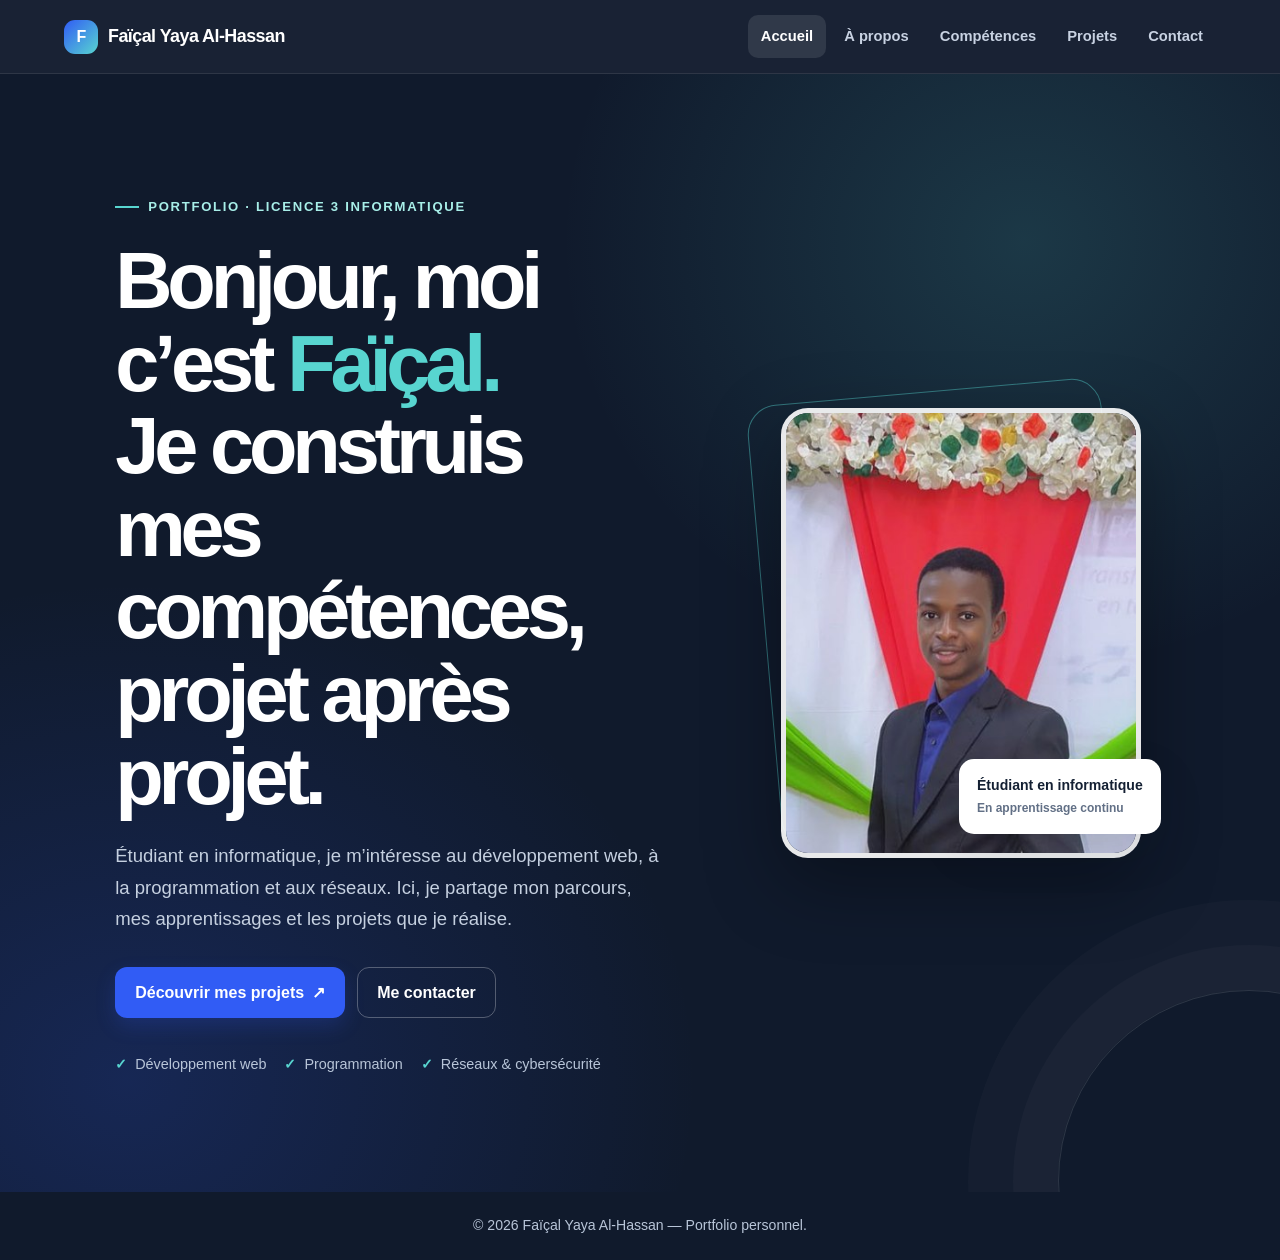
<file: index.html>
<!DOCTYPE html>
<html lang="fr">
<head>
  <meta charset="UTF-8">
  <meta name="viewport" content="width=device-width, initial-scale=1.0">
  <meta name="description" content="Portfolio de Faïçal Yaya Al-Hassan, étudiant en Licence 3 Informatique : projets web, programmation et découverte des réseaux.">
  <meta name="theme-color" content="#101a2c">
  <title>Faïçal Yaya Al-Hassan | Étudiant en informatique</title>
  <link rel="stylesheet" href="style.css">
</head>
<body>
  <header>
    <h1>Faïçal Yaya Al-Hassan</h1>
    <nav aria-label="Navigation principale">
      <a href="index.html" class="active" aria-current="page">Accueil</a>
      <a href="apropos.html">À propos</a>
      <a href="competences.html">Compétences</a>
      <a href="projets.html">Projets</a>
      <a href="contact.html">Contact</a>
    </nav>
  </header>
  <main>
    <section class="hero">
      <div class="hero-copy">
        <span class="eyebrow">Portfolio · Licence 3 Informatique</span>
        <h2>Bonjour, moi c’est <span>Faïçal.</span><br>Je construis mes compétences, projet après projet.</h2>
        <p>Étudiant en informatique, je m’intéresse au développement web, à la programmation et aux réseaux. Ici, je partage mon parcours, mes apprentissages et les projets que je réalise.</p>
        <div class="hero-actions">
          <a href="projets.html" class="btn">Découvrir mes projets <span aria-hidden="true">↗</span></a>
          <a href="contact.html" class="btn btn-secondary">Me contacter</a>
        </div>
        <div class="hero-note" aria-label="Centres d’intérêt">
          <span>Développement web</span><span>Programmation</span><span>Réseaux & cybersécurité</span>
        </div>
      </div>
      <div class="hero-visual">
        <img src="moi-profil.jpg" alt="Portrait de Faïçal Yaya Al-Hassan">
        <div class="hero-badge">Étudiant en informatique<small>En apprentissage continu</small></div>
      </div>
    </section>
  </main>
  <footer><p>&copy; 2026 Faïçal Yaya Al-Hassan — Portfolio personnel.</p></footer>
</body>
</html>
</file>
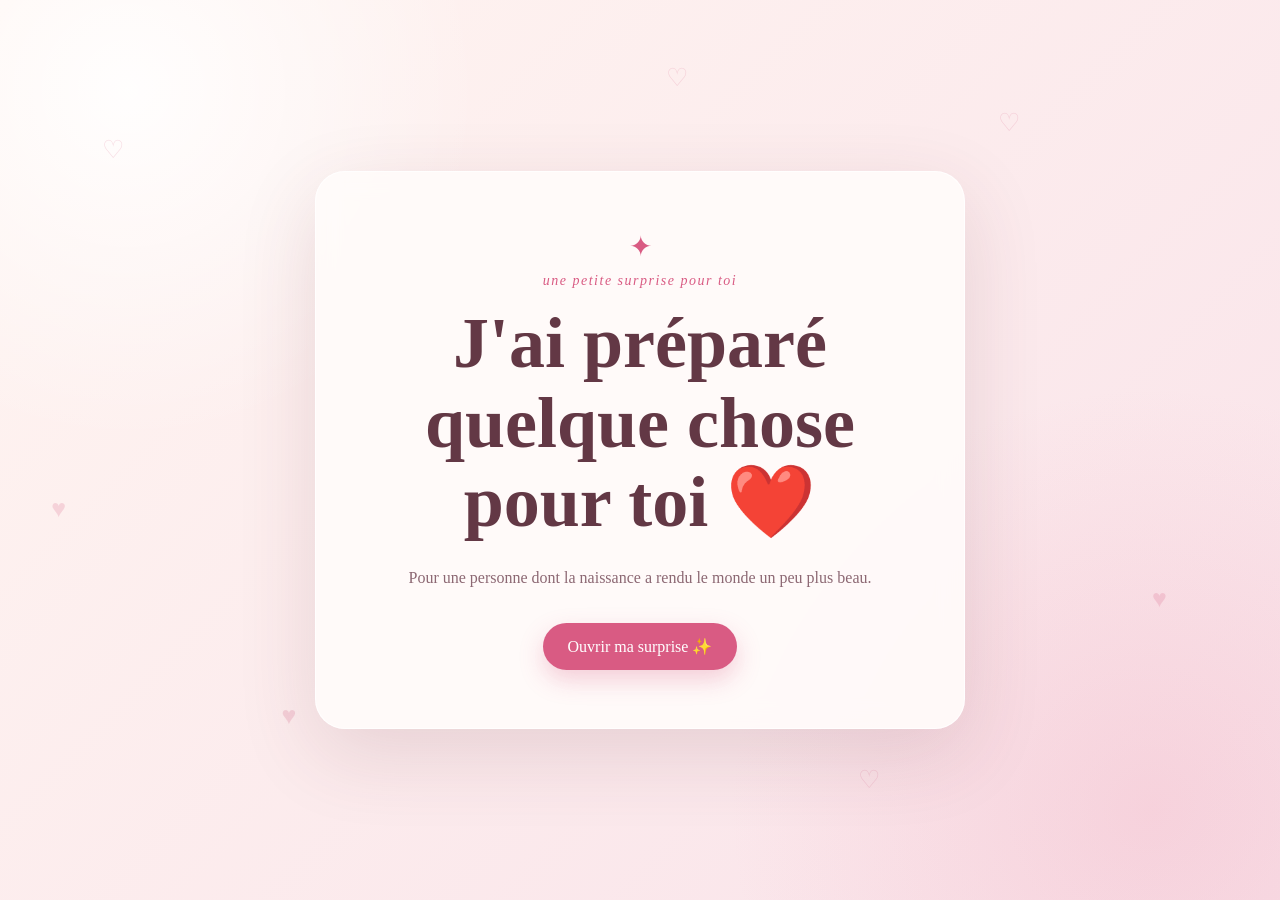
<file: anniversaire.html>
<!DOCTYPE html>
<html lang="fr">
<head>
    <meta charset="UTF-8">
    <meta name="viewport" content="width=device-width, initial-scale=1.0">
    <meta name="theme-color" content="#f6d8e1">
    <title>Une surprise pour toi ❤️</title>
    <style>
* {
    margin: 0;
    padding: 0;
    box-sizing: border-box;
}

:root {
    --rose: #d95b83;
    --rose-dark: #633845;
    --rose-light: #fff0f4;
    --cream: #fffaf9;
    --text: #4d303a;
    --muted: #8c6873;
}

html {
    scroll-behavior: smooth;
}

body {
    min-height: 100vh;
    font-family: Georgia, "Times New Roman", serif;
    color: var(--text);
    background:
        radial-gradient(circle at 10% 10%, rgba(255,255,255,.9), transparent 25%),
        radial-gradient(circle at 90% 90%, rgba(235,145,171,.22), transparent 30%),
        linear-gradient(135deg, #fff5f1, #f9e2e9);
    overflow-x: hidden;
}

button {
    font: inherit;
}

.site {
    width: 100%;
    min-height: 100vh;
}

.screen {
    min-height: 100vh;
    padding: 28px 16px;
    display: none;
    place-items: center;
}

.screen.active {
    display: grid;
    animation: screenIn .7s ease both;
}

.card {
    width: min(760px, 100%);
    background: rgba(255, 251, 250, .92);
    border: 1px solid rgba(255,255,255,.8);
    border-radius: 30px;
    padding: clamp(28px, 6vw, 58px);
    text-align: center;
    box-shadow: 0 25px 80px rgba(103, 48, 67, .14);
    backdrop-filter: blur(12px);
}

.welcome-card {
    max-width: 650px;
}

.eyebrow {
    color: var(--rose);
    font-size: 14px;
    font-style: italic;
    letter-spacing: 1.5px;
    margin-bottom: 15px;
}

h1, h2 {
    font-weight: 600;
    line-height: 1.1;
}

h1 {
    font-size: clamp(42px, 8vw, 72px);
    color: var(--rose-dark);
}

h2 {
    font-size: clamp(35px, 7vw, 58px);
    color: var(--rose-dark);
    margin-bottom: 14px;
}

.intro,
.birthday-text,
.countdown-intro {
    max-width: 570px;
    margin: 22px auto 30px;
    line-height: 1.8;
    color: var(--muted);
    font-size: 16px;
}

.sparkle {
    color: var(--rose);
    font-size: 28px;
    margin-bottom: 10px;
    animation: pulse 1.8s infinite;
}

.primary,
.secondary {
    border: 0;
    border-radius: 999px;
    padding: 14px 25px;
    cursor: pointer;
    transition: .25s ease;
}

.primary {
    color: white;
    background: var(--rose);
    box-shadow: 0 10px 25px rgba(217,91,131,.28);
}

.primary:hover {
    transform: translateY(-3px);
    box-shadow: 0 15px 30px rgba(217,91,131,.35);
}

.secondary {
    color: var(--rose-dark);
    background: #f8e5eb;
}

.name {
    color: var(--rose);
    margin-bottom: 25px;
    font-style: italic;
}

.cake {
    font-size: 90px;
    margin: 10px 0 20px;
    animation: heartbeat 1.8s infinite;
}

.next-btn {
    margin-top: 15px;
}

/* Calendrier */
.calendar {
    max-width: 520px;
    margin: 25px auto;
    padding: 20px;
    border-radius: 22px;
    background: #fff;
    box-shadow: 0 12px 35px rgba(95,44,60,.08);
}

.calendar-head {
    display: flex;
    justify-content: space-between;
    align-items: center;
    margin-bottom: 20px;
}

.calendar-head div {
    display: flex;
    flex-direction: column;
    gap: 4px;
}

.calendar-head strong {
    font-size: 23px;
    color: var(--rose-dark);
}

.calendar-head span {
    color: var(--muted);
    font-size: 14px;
}

.calendar-arrow {
    width: 38px;
    height: 38px;
    border: 0;
    border-radius: 50%;
    background: var(--rose-light);
    color: var(--rose);
    cursor: pointer;
    font-size: 25px;
}

.weekdays,
.days {
    display: grid;
    grid-template-columns: repeat(7, 1fr);
    gap: 6px;
}

.weekdays span {
    color: var(--muted);
    font-size: 12px;
    padding: 7px 0;
}

.days button,
.days span {
    min-height: 42px;
    display: grid;
    place-items: center;
    border-radius: 50%;
    border: 0;
    background: transparent;
    color: var(--text);
}

.days .empty {
    min-height: 42px;
}

.days .birthday-day {
    background: var(--rose);
    color: white;
    font-weight: bold;
    box-shadow: 0 7px 18px rgba(217,91,131,.35);
    animation: birthdayPulse 1.8s infinite;
}

.date-message {
    margin: 20px auto 5px;
    padding: 16px;
    border-radius: 18px;
    background: var(--rose-light);
    color: var(--muted);
    line-height: 1.6;
}

.date-message strong {
    color: var(--rose-dark);
}

.date-heart {
    color: var(--rose);
    font-size: 28px;
}

/* Lettre */
.letter {
    max-width: 600px;
    margin: 25px auto;
    padding: 28px;
    text-align: left;
    line-height: 1.85;
    background:
        linear-gradient(rgba(255,255,255,.92), rgba(255,255,255,.92)),
        repeating-linear-gradient(
            to bottom,
            transparent 0,
            transparent 31px,
            rgba(217,91,131,.08) 32px
        );
    border-radius: 20px;
    box-shadow: inset 0 0 0 1px rgba(217,91,131,.08);
}

.letter p {
    margin-bottom: 15px;
}

.signature {
    color: var(--rose);
    text-align: right;
    font-style: italic;
}

/* Compteur */
.countdown {
    display: grid;
    grid-template-columns: repeat(4, 1fr);
    gap: 12px;
    max-width: 620px;
    margin: 30px auto;
}

.countdown div {
    padding: 18px 8px;
    border-radius: 18px;
    background: var(--rose-light);
}

.countdown strong {
    display: block;
    font-size: clamp(25px, 6vw, 42px);
    color: var(--rose-dark);
}

.countdown span {
    font-size: 12px;
    color: var(--muted);
}

.final-heart {
    color: var(--rose);
    font-size: 68px;
    animation: heartbeat 1.3s infinite;
}

.final-quote {
    max-width: 500px;
    margin: 12px auto 25px;
    color: var(--muted);
    font-style: italic;
    line-height: 1.7;
}

/* Cœurs flottants */
.floating-hearts span {
    position: fixed;
    z-index: 0;
    color: rgba(217,91,131,.2);
    font-size: 25px;
    animation: float 7s ease-in-out infinite;
    pointer-events: none;
}

.floating-hearts span:nth-child(1) { left: 8%; top: 15%; }
.floating-hearts span:nth-child(2) { left: 22%; top: 78%; animation-delay: 1s; }
.floating-hearts span:nth-child(3) { left: 78%; top: 12%; animation-delay: 2s; }
.floating-hearts span:nth-child(4) { left: 90%; top: 65%; animation-delay: 3s; }
.floating-hearts span:nth-child(5) { left: 52%; top: 7%; animation-delay: 4s; }
.floating-hearts span:nth-child(6) { left: 4%; top: 55%; animation-delay: 5s; }
.floating-hearts span:nth-child(7) { left: 67%; top: 85%; animation-delay: 1.5s; }
.floating-hearts span:nth-child(8) { left: 35%; top: 25%; animation-delay: 3.5s; }

@keyframes screenIn {
    from { opacity: 0; transform: translateY(18px) scale(.98); }
    to { opacity: 1; transform: translateY(0) scale(1); }
}

@keyframes float {
    0%, 100% { transform: translateY(0) rotate(0); opacity: .25; }
    50% { transform: translateY(-25px) rotate(10deg); opacity: .7; }
}

@keyframes pulse {
    0%, 100% { transform: scale(1); }
    50% { transform: scale(1.15); }
}

@keyframes heartbeat {
    0%, 100% { transform: scale(1); }
    25% { transform: scale(1.12); }
    45% { transform: scale(1); }
    65% { transform: scale(1.1); }
}

@keyframes birthdayPulse {
    0%, 100% { transform: scale(1); }
    50% { transform: scale(1.08); }
}

@media (max-width: 650px) {

    .countdown {
        grid-template-columns: repeat(2, 1fr);
    }

    .letter {
        padding: 20px;
    }
}

@media (max-width: 400px) {
    .card {
        border-radius: 22px;
        padding: 26px 17px;
    }

    .calendar {
        padding: 12px;
    }

    .days button,
    .days span,
    .days .empty {
        min-height: 36px;
    }
}

</style>
</head>
<body>
    <div class="floating-hearts" aria-hidden="true">
        <span>♡</span><span>♥</span><span>♡</span><span>♥</span>
        <span>♡</span><span>♥</span><span>♡</span><span>♥</span>
    </div>

    <main class="site">
        <!-- Écran d'accueil -->
        <section class="screen active" id="welcome">
            <div class="card welcome-card">
                <div class="sparkle">✦</div>
                <p class="eyebrow">une petite surprise pour toi</p>
                <h1>J'ai préparé<br>quelque chose pour toi ❤️</h1>
                <p class="intro">
                    Pour une personne dont la naissance a rendu le monde
                    un peu plus beau.
                </p>
                <button class="primary" id="openBtn">Ouvrir ma surprise ✨</button>
            </div>
        </section>

        <!-- Anniversaire -->
        <section class="screen" id="birthday">
            <div class="card birthday-card">
                <p class="eyebrow">une journée très spéciale</p>
                <h2>Joyeux anniversaire ❤️</h2>
                <p class="name">À toi, une personne spéciale</p>

                <div class="cake" aria-hidden="true">🎂</div>

                <p class="birthday-text">
                    Aujourd'hui, je célèbre bien plus qu'une date.
                    Je célèbre le jour où une personne merveilleuse est venue au monde.
                </p>

                <button class="primary next-btn" data-next="calendar">
                    Découvrir la suite 💌
                </button>
            </div>
        </section>

        <!-- Calendrier -->
        <section class="screen" id="calendar">
            <div class="card">
                <p class="eyebrow">le jour où tout a commencé</p>
                <h2 id="birthDateTitle">12 mars 2000</h2>

                <div class="calendar">
                    <div class="calendar-head">
                        <button class="calendar-arrow" id="prevMonth" aria-label="Mois précédent">‹</button>
                        <div>
                            <strong id="calendarMonth">Octobre</strong>
                            <span id="calendarYear">2000</span>
                        </div>
                        <button class="calendar-arrow" id="nextMonth" aria-label="Mois suivant">›</button>
                    </div>

                    <div class="weekdays">
                        <span>L</span><span>M</span><span>M</span>
                        <span>J</span><span>V</span><span>S</span><span>D</span>
                    </div>

                    <div class="days" id="calendarDays"></div>
                </div>

                <div class="date-message">
                    <span class="date-heart">♥</span>
                    <p><strong id="birthDateText">12 mars 2000</strong></p>
                    <p>Le jour où une belle histoire a commencé. ✨</p>
                </div>

                <button class="primary next-btn" data-next="letter">
                    Lire mon message 💌
                </button>
            </div>
        </section>

        <!-- Lettre -->
        <section class="screen" id="letter">
            <div class="card letter-card">
                <p class="eyebrow">quelques mots pour toi</p>
                <h2>Une lettre rien que pour toi</h2>

                <div class="letter">
                    <p>Ma chère,</p>

                    <p>
                        En ce jour particulier, je voulais simplement te rappeler
                        à quel point tu es précieuse. Il existe des personnes que
                        l'on rencontre et que l'on oublie, et puis il y a celles
                        qui laissent une petite lumière dans notre cœur.
                    </p>

                    <p>
                        Tu fais partie de ces personnes. Ton sourire, ta présence,
                        ta façon d'être... tout cela mérite d'être célébré.
                    </p>

                    <p>
                        Je te souhaite une vie remplie de bonheur, de réussite,
                        de paix et de belles surprises. Que chaque nouvelle année
                        t'apporte davantage de raisons de sourire.
                    </p>

                    <p>
                        Et surtout, n'oublie jamais une chose :
                        <strong>tu es unique. ❤️</strong>
                    </p>

                    <p class="signature">Avec beaucoup d'affection ♡</p>
                </div>

                <button class="primary next-btn" data-next="countdown">
                    Une dernière surprise ⏳
                </button>
            </div>
        </section>

        <!-- Compteur -->
        <section class="screen" id="countdown">
            <div class="card countdown-card">
                <p class="eyebrow">rendez-vous le</p>
                <h2 id="nextBirthdayTitle">Bientôt 🎂</h2>

                <p class="countdown-intro">
                    Ton prochain anniversaire approche...
                </p>

                <div class="countdown" id="countdownTimer">
                    <div><strong id="days">0</strong><span>jours</span></div>
                    <div><strong id="hours">0</strong><span>heures</span></div>
                    <div><strong id="minutes">0</strong><span>minutes</span></div>
                    <div><strong id="seconds">0</strong><span>secondes</span></div>
                </div>

                <div class="final-heart">♥</div>

                <p class="final-quote">
                    « Certaines personnes rendent la vie plus belle
                    simplement en étant là. »
                </p>

                <button class="secondary" id="restartBtn">
                    Revoir la surprise ↺
                </button>
            </div>
        </section>
    </main>

    <script>
const screens = document.querySelectorAll(".screen");

function showScreen(id) {
    screens.forEach(screen => screen.classList.remove("active"));
    const target = document.getElementById(id);
    if (target) {
        target.classList.add("active");
        window.scrollTo({ top: 0, behavior: "smooth" });
    }
}

// Navigation
document.getElementById("openBtn").addEventListener("click", () => {
    showScreen("birthday");
});

document.querySelectorAll(".next-btn").forEach(button => {
    button.addEventListener("click", () => {
        showScreen(button.dataset.next);
    });
});

document.getElementById("restartBtn").addEventListener("click", () => {
    showScreen("welcome");
});

/* ==========================
   CALENDRIER DE LA DATE DE NAISSANCE
========================== */
const monthNames = [
    "Janvier", "Février", "Mars", "Avril", "Mai", "Juin",
    "Juillet", "Août", "Septembre", "Octobre", "Novembre", "Décembre"
];

const calendarDays = document.getElementById("calendarDays");
const calendarMonth = document.getElementById("calendarMonth");
const calendarYear = document.getElementById("calendarYear");

// Date d'exemple : modifie-la pour la tienne (attention : janvier = 0, décembre = 11)
const BIRTH = { day: 12, month: 2, year: 2000 };

let displayedMonth = BIRTH.month;
let displayedYear = BIRTH.year;

const birthLabel = `${BIRTH.day} ${monthNames[BIRTH.month].toLowerCase()} ${BIRTH.year}`;
document.getElementById("birthDateTitle").textContent = birthLabel;
document.getElementById("birthDateText").textContent = birthLabel;

function renderCalendar() {
    calendarDays.innerHTML = "";

    calendarMonth.textContent = monthNames[displayedMonth];
    calendarYear.textContent = displayedYear;

    const firstDay = new Date(displayedYear, displayedMonth, 1).getDay();
    // JavaScript: dimanche=0. On veut lundi=0.
    const mondayIndex = (firstDay + 6) % 7;

    const daysInMonth = new Date(
        displayedYear,
        displayedMonth + 1,
        0
    ).getDate();

    for (let i = 0; i < mondayIndex; i++) {
        const empty = document.createElement("span");
        empty.className = "empty";
        calendarDays.appendChild(empty);
    }

    for (let day = 1; day <= daysInMonth; day++) {
        const cell = document.createElement("span");
        cell.textContent = day;

        if (
            displayedYear === BIRTH.year &&
            displayedMonth === BIRTH.month &&
            day === BIRTH.day
        ) {
            cell.classList.add("birthday-day");
            cell.title = "Jour de naissance ❤️";
        }

        calendarDays.appendChild(cell);
    }
}

document.getElementById("prevMonth").addEventListener("click", () => {
    displayedMonth--;
    if (displayedMonth < 0) {
        displayedMonth = 11;
        displayedYear--;
    }
    renderCalendar();
});

document.getElementById("nextMonth").addEventListener("click", () => {
    displayedMonth++;
    if (displayedMonth > 11) {
        displayedMonth = 0;
        displayedYear++;
    }
    renderCalendar();
});

renderCalendar();

/* ==========================
   COMPTE À REBOURS
========================== */
// Prochain anniversaire : calculé à partir de la date de naissance
function nextBirthday() {
    const now = new Date();
    let target = new Date(now.getFullYear(), BIRTH.month, BIRTH.day);
    if (target <= now) {
        target = new Date(now.getFullYear() + 1, BIRTH.month, BIRTH.day);
    }
    return target;
}

const birthdayTarget = nextBirthday();
document.getElementById("nextBirthdayTitle").textContent =
    `${birthdayTarget.getDate()} ${monthNames[birthdayTarget.getMonth()].toLowerCase()} ${birthdayTarget.getFullYear()} 🎂`;

function updateCountdown() {
    const now = new Date();
    const difference = birthdayTarget - now;

    if (difference <= 0) {
        document.getElementById("days").textContent = "🎂";
        document.getElementById("hours").textContent = "🎉";
        document.getElementById("minutes").textContent = "❤️";
        document.getElementById("seconds").textContent = "🥳";
        return;
    }

    const seconds = Math.floor(difference / 1000);
    const days = Math.floor(seconds / 86400);
    const hours = Math.floor((seconds % 86400) / 3600);
    const minutes = Math.floor((seconds % 3600) / 60);
    const secs = seconds % 60;

    document.getElementById("days").textContent = days;
    document.getElementById("hours").textContent = String(hours).padStart(2, "0");
    document.getElementById("minutes").textContent = String(minutes).padStart(2, "0");
    document.getElementById("seconds").textContent = String(secs).padStart(2, "0");
}

updateCountdown();
setInterval(updateCountdown, 1000);

</script>
</body>
</html>
</file>
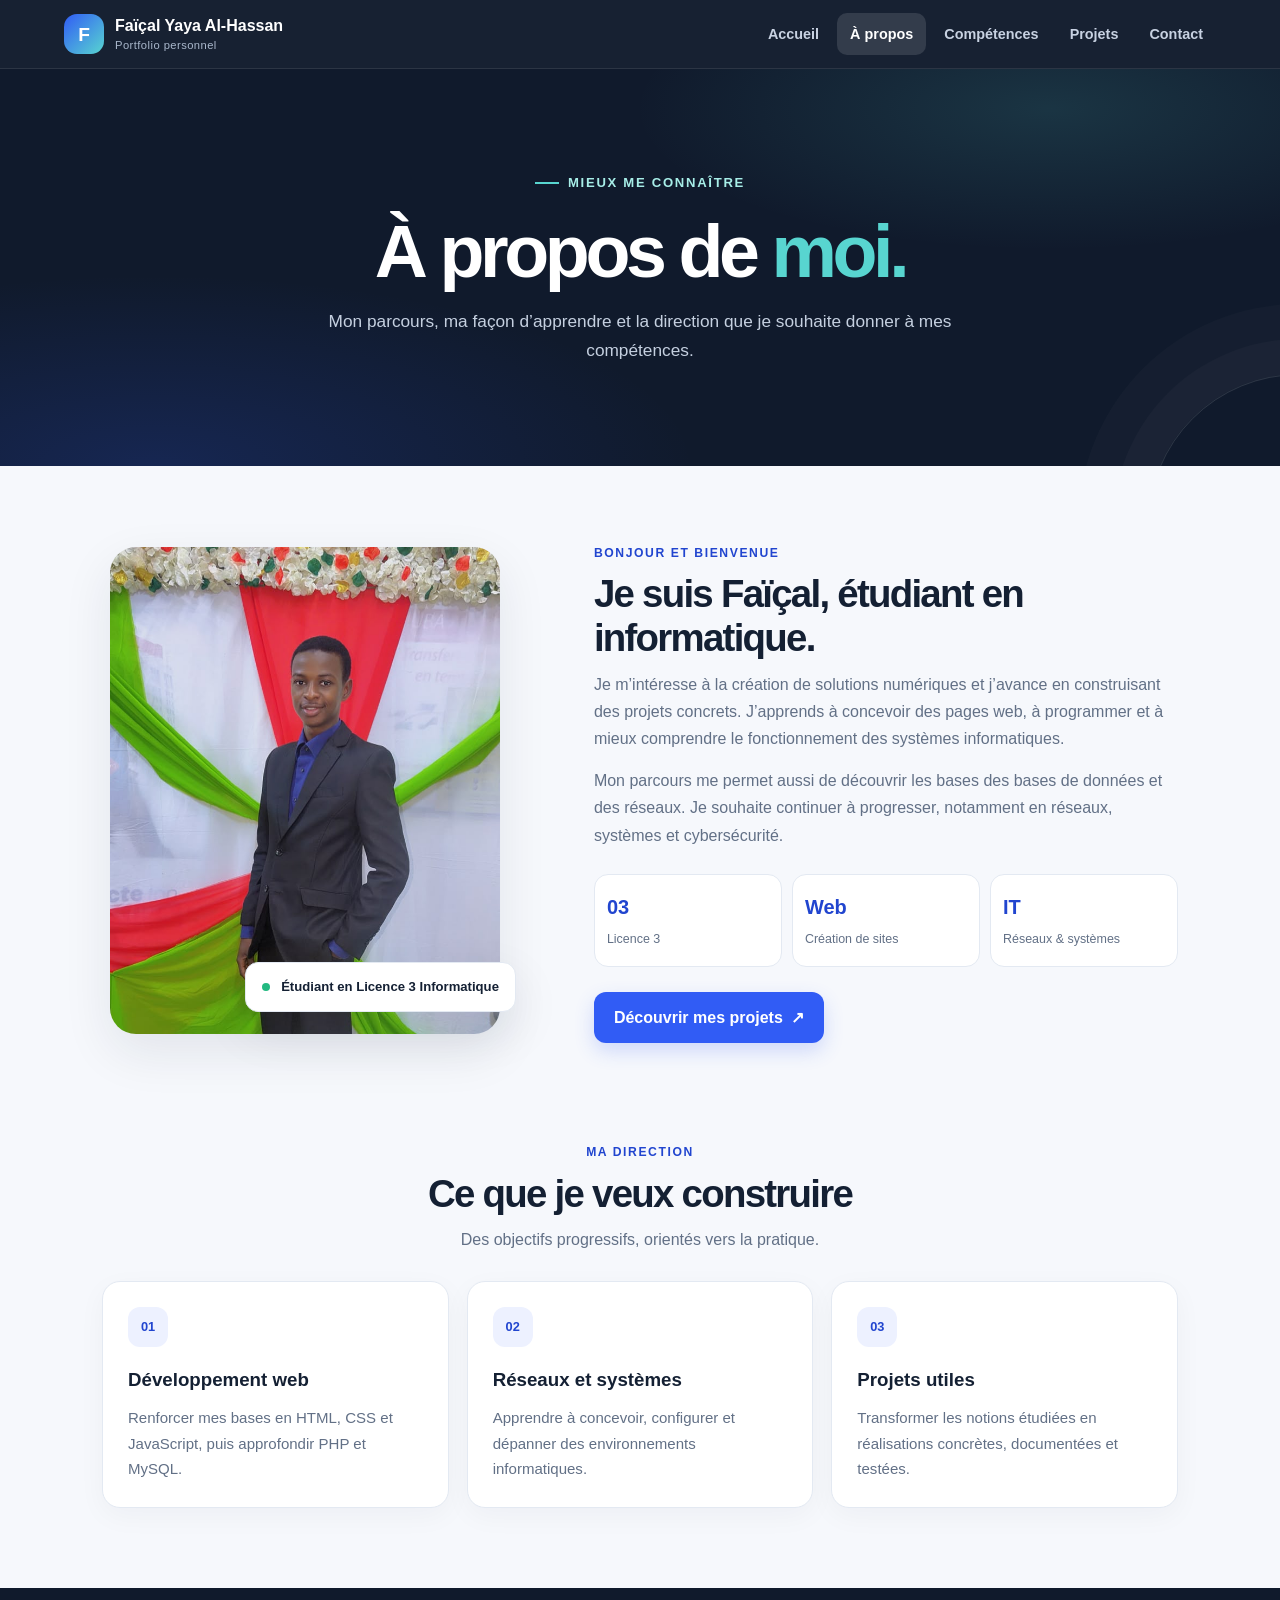
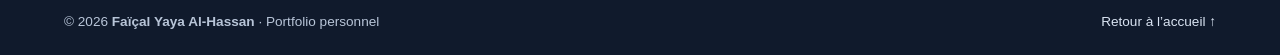
<file: apropos.html>
<!DOCTYPE html><html lang="fr"><head><meta charset="UTF-8"><meta name="viewport" content="width=device-width, initial-scale=1.0"><meta name="theme-color" content="#101a2c"><meta name="description" content="Découvrez le parcours, les objectifs et les centres d’intérêt de Faïçal Yaya Al-Hassan, étudiant en Licence 3 Informatique."><title>À propos | Faïçal Yaya Al-Hassan</title><link rel="stylesheet" href="style.css"></head><body><header class="site-header">
  <a class="brand" href="index.html" aria-label="Faïçal, accueil"><span class="brand-mark">F</span><span>Faïçal Yaya Al-Hassan<small>Portfolio personnel</small></span></a>
  <nav aria-label="Navigation principale">
    <a href="index.html" >Accueil</a><a href="apropos.html" class="active" aria-current="page">À propos</a><a href="competences.html" >Compétences</a><a href="projets.html" >Projets</a><a href="contact.html" >Contact</a>
  </nav>
</header><main class="page-main">
<section class="page-hero"><span class="eyebrow">Mieux me connaître</span><h1>À propos de <span>moi.</span></h1><p>Mon parcours, ma façon d’apprendre et la direction que je souhaite donner à mes compétences.</p></section>
<section class="about-layout content-width"><div class="about-photo-wrap"><img src="moi.jpg" alt="Portrait de Faïçal Yaya Al-Hassan" class="about-photo"><div class="photo-caption"><span class="status-dot"></span> Étudiant en Licence 3 Informatique</div></div><div class="about-copy"><span class="section-kicker">Bonjour et bienvenue</span><h2>Je suis Faïçal, étudiant en informatique.</h2><p>Je m’intéresse à la création de solutions numériques et j’avance en construisant des projets concrets. J’apprends à concevoir des pages web, à programmer et à mieux comprendre le fonctionnement des systèmes informatiques.</p><p>Mon parcours me permet aussi de découvrir les bases des bases de données et des réseaux. Je souhaite continuer à progresser, notamment en réseaux, systèmes et cybersécurité.</p><div class="about-facts"><div><strong>03</strong><span>Licence 3</span></div><div><strong>Web</strong><span>Création de sites</span></div><div><strong>IT</strong><span>Réseaux & systèmes</span></div></div><a class="btn" href="projets.html">Découvrir mes projets <span aria-hidden="true">↗</span></a></div></section>
<section class="values-section content-width"><div class="section-heading"><span class="section-kicker">Ma direction</span><h2>Ce que je veux construire</h2><p>Des objectifs progressifs, orientés vers la pratique.</p></div><div class="feature-grid"><article class="feature-card"><span class="feature-number">01</span><h3>Développement web</h3><p>Renforcer mes bases en HTML, CSS et JavaScript, puis approfondir PHP et MySQL.</p></article><article class="feature-card"><span class="feature-number">02</span><h3>Réseaux et systèmes</h3><p>Apprendre à concevoir, configurer et dépanner des environnements informatiques.</p></article><article class="feature-card"><span class="feature-number">03</span><h3>Projets utiles</h3><p>Transformer les notions étudiées en réalisations concrètes, documentées et testées.</p></article></div></section>
</main><footer class="site-footer"><p>© 2026 <strong>Faïçal Yaya Al-Hassan</strong> · Portfolio personnel</p><a href="index.html">Retour à l’accueil ↑</a></footer></body></html>
</file>
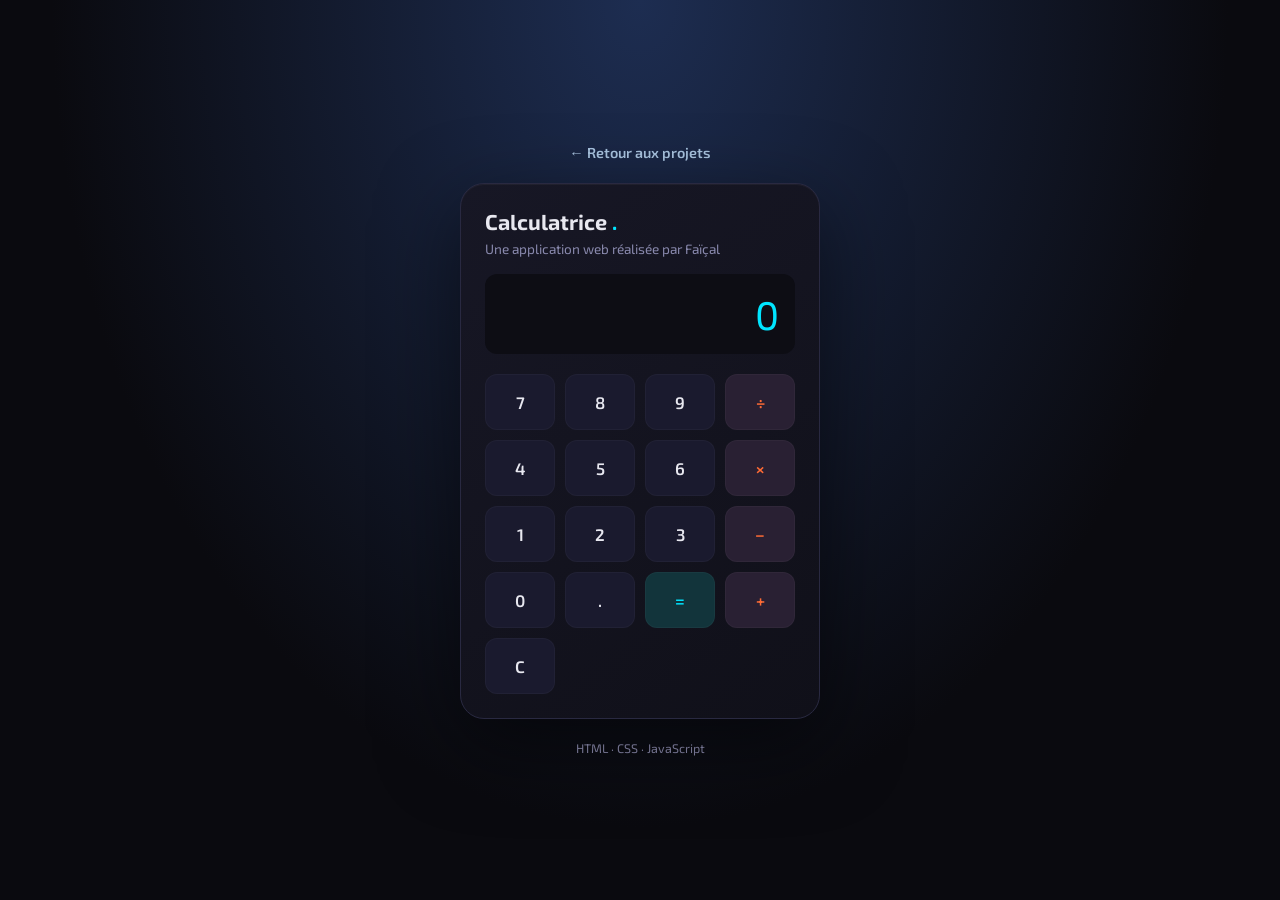
<file: calculatrice.html>
<!DOCTYPE html>
<html lang="fr">
<head>
<meta charset="UTF-8">
<meta name="viewport" content="width=device-width, initial-scale=1.0">
<meta name="theme-color" content="#101a2c">
<meta name="description" content="Calculatrice interactive créée par Faïçal Yaya Al-Hassan avec HTML, CSS et JavaScript.">
<meta name="description" content="Calculatrice interactive réalisée en HTML, CSS et JavaScript.">
<title>Calculatrice – Portfolio de Faïçal</title>
<link href="https://fonts.googleapis.com/css2?family=Share+Tech+Mono&family=Exo+2:wght@300;400;600;700&display=swap" rel="stylesheet">
<style>
:root {
  --bg-dark: #0a0a0f;
  --bg-card: #12121a;
  --bg-display: #0d0d14;
  --color-cyan: #00e5ff;
  --color-orange: #ff6b35;
  --color-green: #39ff14;
  --color-purple: #9d4edd;
  --color-btn: #1a1a2e;
  --color-btn-hover: #252540;
  --text-primary: #e8e8f0;
  --text-dim: #6060a0;
}
* {margin:0;padding:0;box-sizing:border-box;}
body {background:radial-gradient(ellipse at 50% 0%,#1d2d51,var(--bg-dark) 65%);display:flex;flex-direction:column;justify-content:center;align-items:center;gap:22px;min-height:100vh;padding:24px;font-family:'Exo 2',sans-serif;color:var(--text-primary)}
.back-link{align-self:center;color:#a8c3df;text-decoration:none;font-size:.9rem;font-weight:600}.back-link:hover{color:var(--color-cyan)}
.calculator {
  width:min(100%,360px);
  background:linear-gradient(145deg,#171725,#101019);
  border:1px solid #292941;
  border-radius:24px;
  padding:24px;
  box-shadow:0 25px 80px #0008, inset 0 1px #ffffff0b;
}
.display {
  background:var(--bg-display);
  border-radius:12px;
  padding:16px;
  margin-bottom:20px;
  text-align:right;
}
.display-expression {
  font-size:12px;
  color:var(--text-dim);
}
.display-value {
  font-size:40px;
  color:var(--color-cyan);
}
.buttons-grid {
  display:grid;
  grid-template-columns:repeat(4,1fr);
  gap:10px;
}
.btn {height:56px;border:1px solid #ffffff08;border-radius:12px;background:var(--color-btn);color:var(--text-primary);cursor:pointer;font:600 1.05rem 'Exo 2',sans-serif;transition:transform .15s,background .15s;}
.btn:hover{background:var(--color-btn-hover);transform:translateY(-2px)}.btn:active{transform:scale(.97)}.btn:focus-visible{outline:3px solid var(--color-cyan);outline-offset:3px}.btn-operator{background:#292033}.btn-equals{background:#12343b}.calculator-subtitle{margin-top:-10px;margin-bottom:17px;color:#8989ad;font-size:.85rem}
.btn-operator {color:var(--color-orange);}
.btn-equals {color:var(--color-cyan);}
</style>
</head>

<body>
<a class="back-link" href="projets.html">← Retour aux projets</a>
<main class="calculator" aria-label="Calculatrice interactive">
  <h1 style="color:var(--text-primary);font-size:1.35rem;margin-bottom:16px;">Calculatrice <span aria-hidden="true" style="color:var(--color-cyan)">.</span></h1>
  <p class="calculator-subtitle">Une application web réalisée par Faïçal</p>
  <div class="display" aria-live="polite">
    <div id="expression" class="display-expression"></div>
    <div id="result" class="display-value">0</div>
  </div>

  <div class="buttons-grid">
    <button class="btn" aria-label="7" onclick="ajouterChiffre('7')">7</button>
    <button class="btn" onclick="ajouterChiffre('8')">8</button>
    <button class="btn" onclick="ajouterChiffre('9')">9</button>
    <button class="btn btn-operator" onclick="choisirOperation('÷')">÷</button>

    <button class="btn" onclick="ajouterChiffre('4')">4</button>
    <button class="btn" onclick="ajouterChiffre('5')">5</button>
    <button class="btn" onclick="ajouterChiffre('6')">6</button>
    <button class="btn btn-operator" onclick="choisirOperation('×')">×</button>

    <button class="btn" onclick="ajouterChiffre('1')">1</button>
    <button class="btn" onclick="ajouterChiffre('2')">2</button>
    <button class="btn" onclick="ajouterChiffre('3')">3</button>
    <button class="btn btn-operator" onclick="choisirOperation('−')">−</button>

    <button class="btn" onclick="ajouterChiffre('0')">0</button>
    <button class="btn" onclick="ajouterVirgule()">.</button>
    <button class="btn btn-equals" onclick="calculerResultat()">=</button>
    <button class="btn btn-operator" onclick="choisirOperation('+')">+</button>

    <button class="btn" onclick="toutEffacer()">C</button>
  </div>
</main>
<p style="color:#73738f;font-size:.78rem;text-align:center">HTML · CSS · JavaScript</p>

<script>
let nombreActuel='0';
let nombrePrecedent='';
let operation=null;
let nouvelleEntree=false;

const affichageResultat=document.getElementById('result');
const affichageExpression=document.getElementById('expression');

function mettreAJourAffichage(){
  affichageResultat.textContent=nombreActuel;
  affichageExpression.textContent=nombrePrecedent+' '+(operation||'');
}

function ajouterChiffre(chiffre){
  if(nombreActuel==='Erreur'){
    nombreActuel='0';
  }
  if(nouvelleEntree){
    nombreActuel=chiffre;
    nouvelleEntree=false;
  }else{
    nombreActuel=(nombreActuel==='0')?chiffre:nombreActuel+chiffre;
  }
  mettreAJourAffichage();
}

function ajouterVirgule(){
  if(nouvelleEntree){
    nombreActuel='0';
    nouvelleEntree=false;
  }
  if(!nombreActuel.includes('.')){
    nombreActuel+='.';
  }
  mettreAJourAffichage();
}

function choisirOperation(op){
  if(operation && !nouvelleEntree){
    calculerResultat();
  }
  nombrePrecedent=nombreActuel;
  operation=op;
  nouvelleEntree=true;
  mettreAJourAffichage();
}

function calculerResultat(){
  const a=parseFloat(nombrePrecedent);
  const b=parseFloat(nombreActuel);
  let resultat;

  switch(operation){
    case '+': resultat=a+b; break;
    case '−': resultat=a-b; break;
    case '×': resultat=a*b; break;
    case '÷': resultat=b!==0?a/b:'Erreur'; break;
    default: return;
  }

  if (resultat === 'Erreur' || !Number.isFinite(resultat)) {
    nombreActuel='Erreur';
    nombrePrecedent='';
    operation=null;
    nouvelleEntree=true;
    mettreAJourAffichage();
    return;
  }
  nombreActuel=String(Number(resultat.toPrecision(10)));
  nombrePrecedent='';
  operation=null;
  nouvelleEntree=true;
  mettreAJourAffichage();
}

function toutEffacer(){
  nombreActuel='0';
  nombrePrecedent='';
  operation=null;
  mettreAJourAffichage();
}
</script>
</body>
</html>
</file>
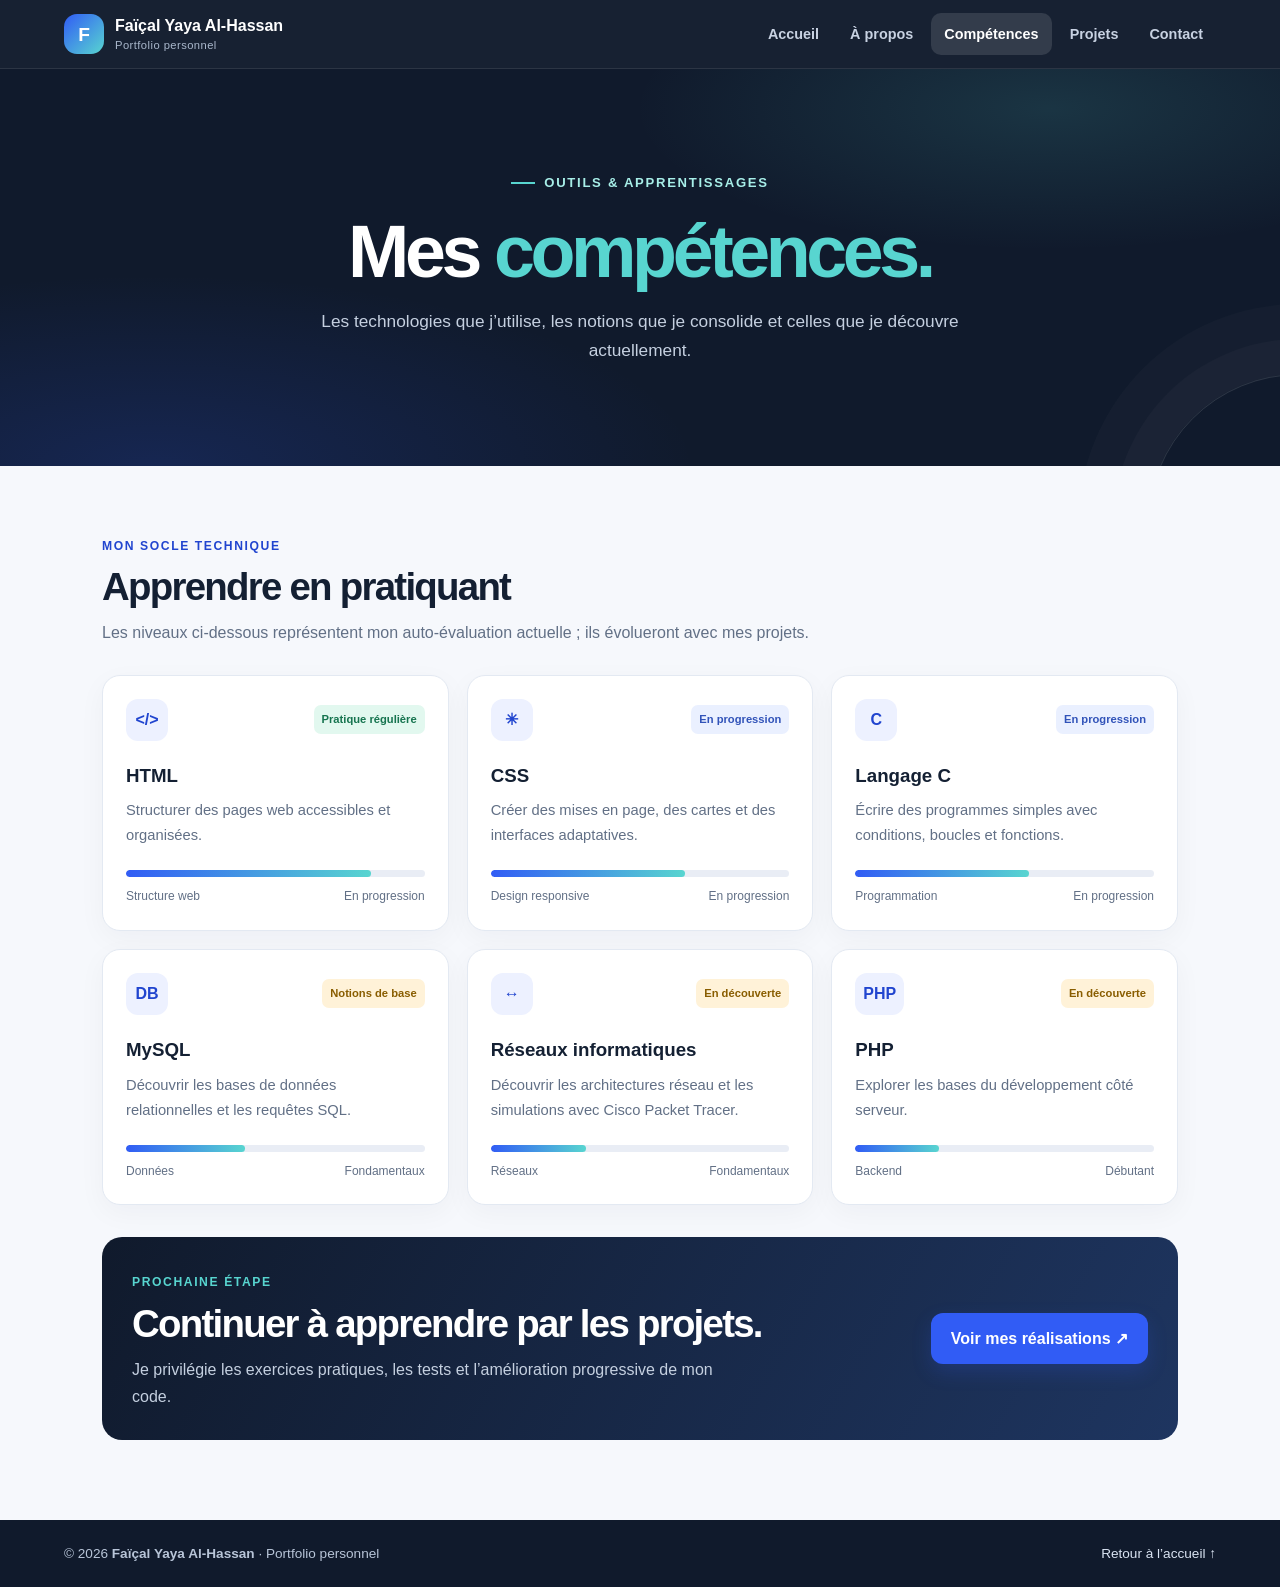
<file: competences.html>
<!DOCTYPE html><html lang="fr"><head><meta charset="UTF-8"><meta name="viewport" content="width=device-width, initial-scale=1.0"><meta name="theme-color" content="#101a2c"><meta name="description" content="Découvrez les compétences et technologies que Faïçal Yaya Al-Hassan apprend et pratique en informatique."><title>Compétences | Faïçal Yaya Al-Hassan</title><link rel="stylesheet" href="style.css"></head><body><header class="site-header">
  <a class="brand" href="index.html" aria-label="Faïçal, accueil"><span class="brand-mark">F</span><span>Faïçal Yaya Al-Hassan<small>Portfolio personnel</small></span></a>
  <nav aria-label="Navigation principale">
    <a href="index.html" >Accueil</a><a href="apropos.html" >À propos</a><a href="competences.html" class="active" aria-current="page">Compétences</a><a href="projets.html" >Projets</a><a href="contact.html" >Contact</a>
  </nav>
</header><main class="page-main"><section class="page-hero"><span class="eyebrow">Outils & apprentissages</span><h1>Mes <span>compétences.</span></h1><p>Les technologies que j’utilise, les notions que je consolide et celles que je découvre actuellement.</p></section>
<section class="content-width skills-section"><div class="section-heading align-left"><span class="section-kicker">Mon socle technique</span><h2>Apprendre en pratiquant</h2><p>Les niveaux ci-dessous représentent mon auto-évaluation actuelle ; ils évolueront avec mes projets.</p></div><div class="skills-grid">
<article class="skill-card"><div class="skill-top"><span class="skill-icon">&lt;/&gt;</span><span class="skill-level level-practice">Pratique régulière</span></div><h3>HTML</h3><p>Structurer des pages web accessibles et organisées.</p><div class="skill-track"><span style="width:82%"></span></div><div class="skill-foot"><span>Structure web</span><span>En progression</span></div></article>
<article class="skill-card"><div class="skill-top"><span class="skill-icon">✳</span><span class="skill-level level-progress">En progression</span></div><h3>CSS</h3><p>Créer des mises en page, des cartes et des interfaces adaptatives.</p><div class="skill-track"><span style="width:65%"></span></div><div class="skill-foot"><span>Design responsive</span><span>En progression</span></div></article>
<article class="skill-card"><div class="skill-top"><span class="skill-icon">C</span><span class="skill-level level-progress">En progression</span></div><h3>Langage C</h3><p>Écrire des programmes simples avec conditions, boucles et fonctions.</p><div class="skill-track"><span style="width:58%"></span></div><div class="skill-foot"><span>Programmation</span><span>En progression</span></div></article>
<article class="skill-card"><div class="skill-top"><span class="skill-icon">DB</span><span class="skill-level level-start">Notions de base</span></div><h3>MySQL</h3><p>Découvrir les bases de données relationnelles et les requêtes SQL.</p><div class="skill-track"><span style="width:40%"></span></div><div class="skill-foot"><span>Données</span><span>Fondamentaux</span></div></article>
<article class="skill-card"><div class="skill-top"><span class="skill-icon">↔</span><span class="skill-level level-start">En découverte</span></div><h3>Réseaux informatiques</h3><p>Découvrir les architectures réseau et les simulations avec Cisco Packet Tracer.</p><div class="skill-track"><span style="width:32%"></span></div><div class="skill-foot"><span>Réseaux</span><span>Fondamentaux</span></div></article>
<article class="skill-card"><div class="skill-top"><span class="skill-icon">PHP</span><span class="skill-level level-start">En découverte</span></div><h3>PHP</h3><p>Explorer les bases du développement côté serveur.</p><div class="skill-track"><span style="width:28%"></span></div><div class="skill-foot"><span>Backend</span><span>Débutant</span></div></article>
</div><div class="learning-banner"><div><span class="section-kicker">Prochaine étape</span><h2>Continuer à apprendre par les projets.</h2><p>Je privilégie les exercices pratiques, les tests et l’amélioration progressive de mon code.</p></div><a class="btn" href="projets.html">Voir mes réalisations ↗</a></div></section></main><footer class="site-footer"><p>© 2026 <strong>Faïçal Yaya Al-Hassan</strong> · Portfolio personnel</p><a href="index.html">Retour à l’accueil ↑</a></footer></body></html>
</file>
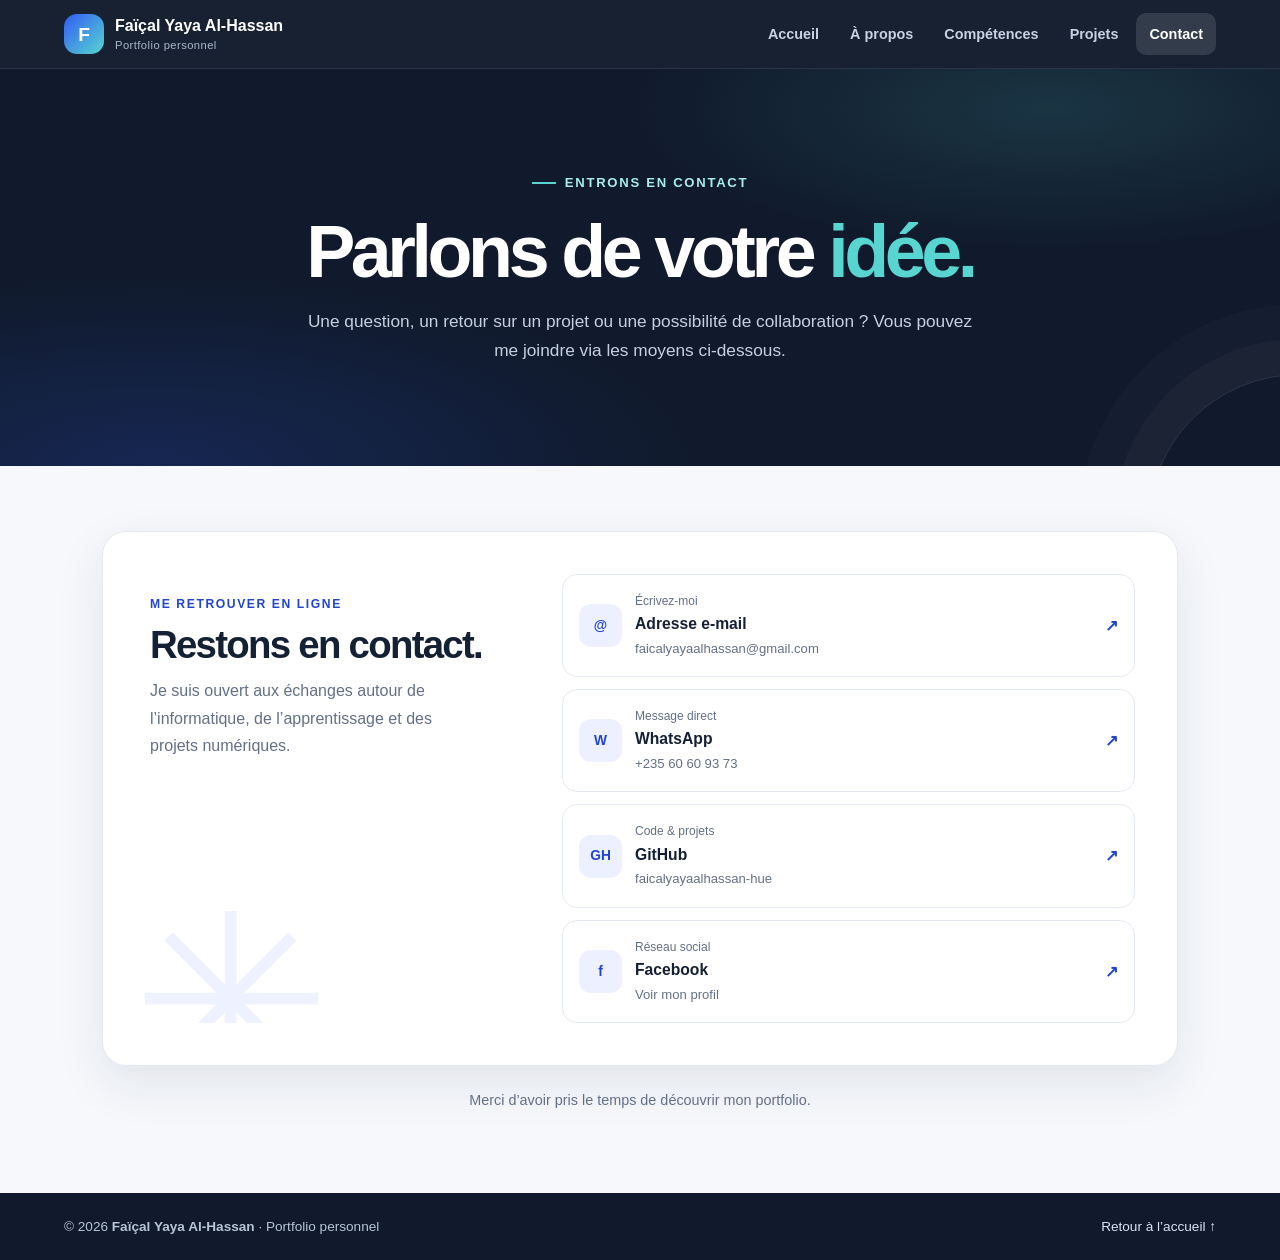
<file: contact.html>
<!DOCTYPE html><html lang="fr"><head><meta charset="UTF-8"><meta name="viewport" content="width=device-width, initial-scale=1.0"><meta name="theme-color" content="#101a2c"><meta name="description" content="Contacter Faïçal Yaya Al-Hassan pour une question, une idée de projet ou une collaboration en informatique."><title>Contact | Faïçal Yaya Al-Hassan</title><link rel="stylesheet" href="style.css"></head><body><header class="site-header">
  <a class="brand" href="index.html" aria-label="Faïçal, accueil"><span class="brand-mark">F</span><span>Faïçal Yaya Al-Hassan<small>Portfolio personnel</small></span></a>
  <nav aria-label="Navigation principale">
    <a href="index.html" >Accueil</a><a href="apropos.html" >À propos</a><a href="competences.html" >Compétences</a><a href="projets.html" >Projets</a><a href="contact.html" class="active" aria-current="page">Contact</a>
  </nav>
</header><main class="page-main contact-page"><section class="page-hero"><span class="eyebrow">Entrons en contact</span><h1>Parlons de votre <span>idée.</span></h1><p>Une question, un retour sur un projet ou une possibilité de collaboration ? Vous pouvez me joindre via les moyens ci-dessous.</p></section><section class="content-width contact-section"><div class="contact-panel"><div class="contact-panel-copy"><span class="section-kicker">Me retrouver en ligne</span><h2>Restons en contact.</h2><p>Je suis ouvert aux échanges autour de l’informatique, de l’apprentissage et des projets numériques.</p><div class="contact-decoration" aria-hidden="true">✳</div></div><div class="contact-cards"><a class="contact-card" href="mailto:faicalyayaalhassan@gmail.com"><span class="contact-icon">@</span><span class="contact-card-text"><small>Écrivez-moi</small><strong>Adresse e-mail</strong><em>faicalyayaalhassan@gmail.com</em></span><span class="contact-arrow">↗</span></a><a class="contact-card" href="https://wa.me/23560609373" target="_blank" rel="noopener noreferrer"><span class="contact-icon">W</span><span class="contact-card-text"><small>Message direct</small><strong>WhatsApp</strong><em>+235 60 60 93 73</em></span><span class="contact-arrow">↗</span></a><a class="contact-card" href="https://github.com/faicalyayaalhassan-hue" target="_blank" rel="noopener noreferrer"><span class="contact-icon">GH</span><span class="contact-card-text"><small>Code & projets</small><strong>GitHub</strong><em>faicalyayaalhassan-hue</em></span><span class="contact-arrow">↗</span></a><a class="contact-card" href="https://www.facebook.com/malikfaysal.alualhassane" target="_blank" rel="noopener noreferrer"><span class="contact-icon">f</span><span class="contact-card-text"><small>Réseau social</small><strong>Facebook</strong><em>Voir mon profil</em></span><span class="contact-arrow">↗</span></a></div></div><p class="contact-footnote">Merci d’avoir pris le temps de découvrir mon portfolio.</p></section></main><footer class="site-footer"><p>© 2026 <strong>Faïçal Yaya Al-Hassan</strong> · Portfolio personnel</p><a href="index.html">Retour à l’accueil ↑</a></footer></body></html>
</file>
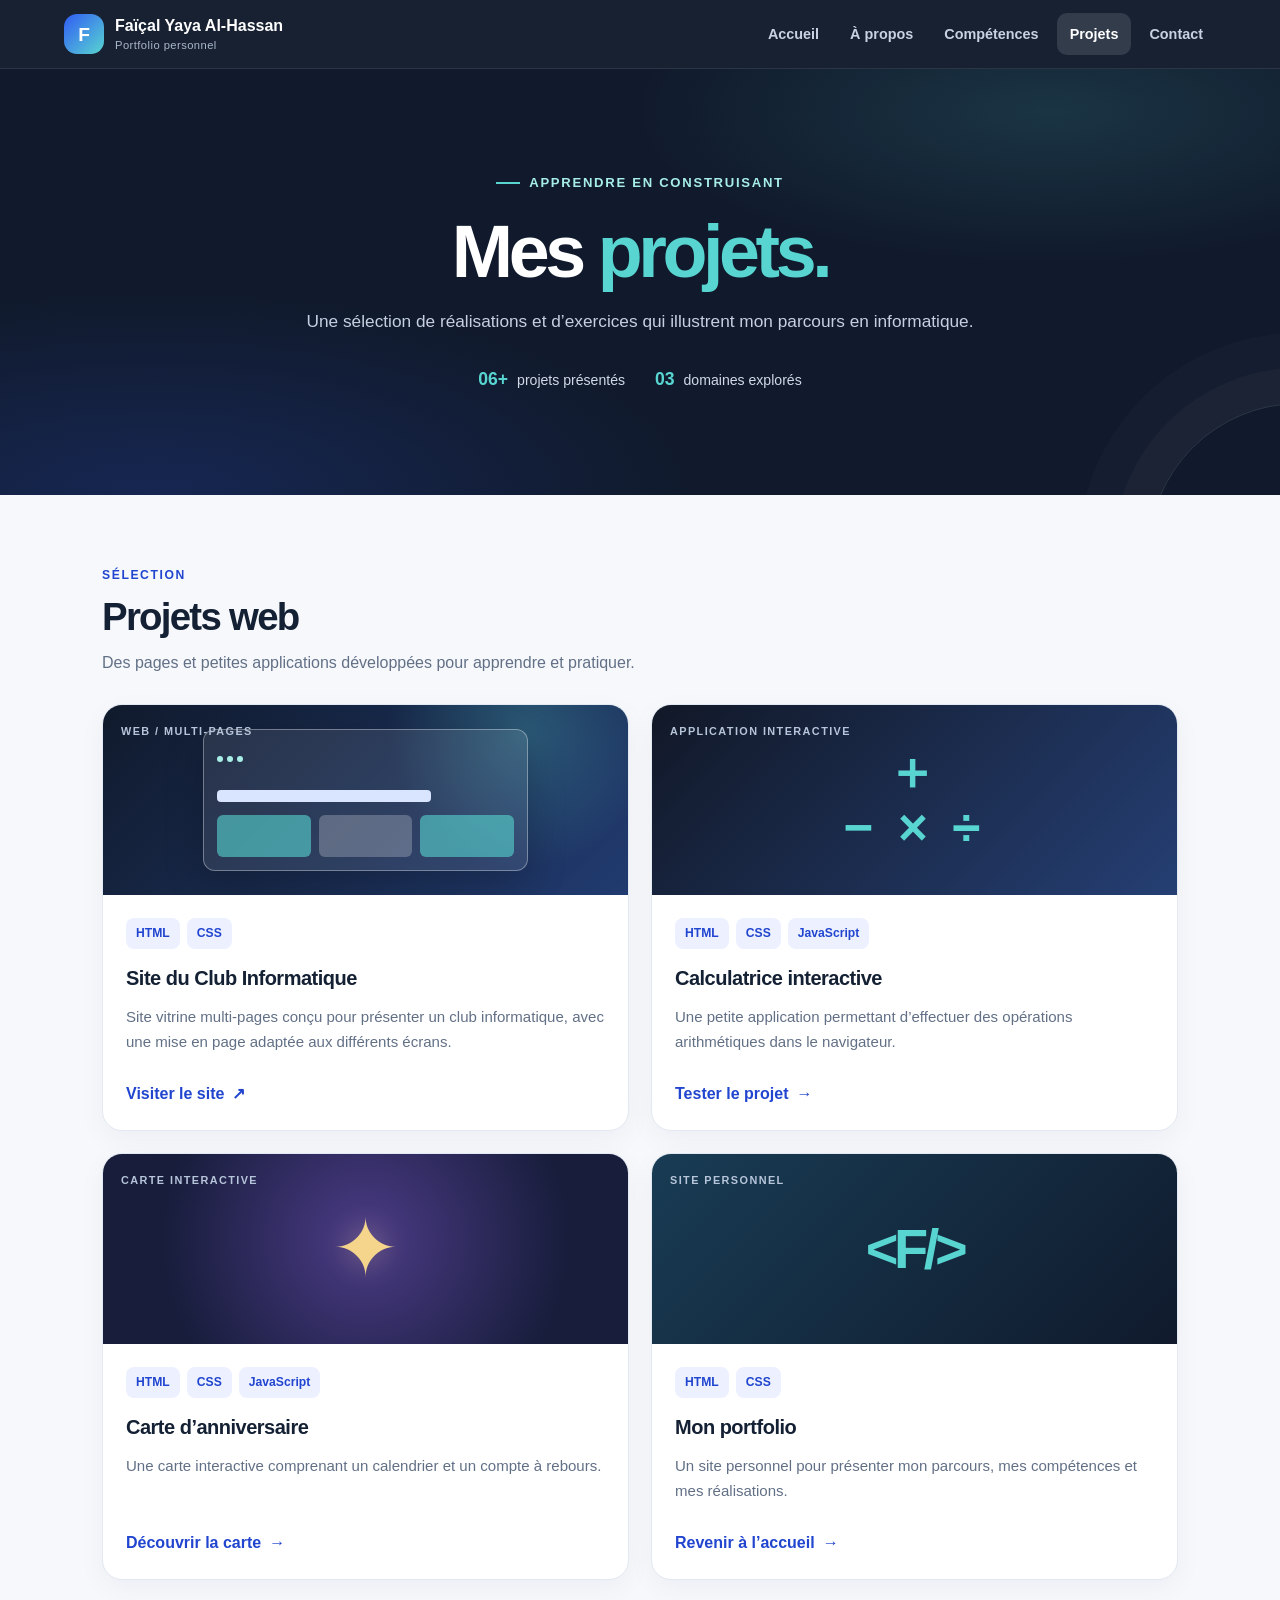
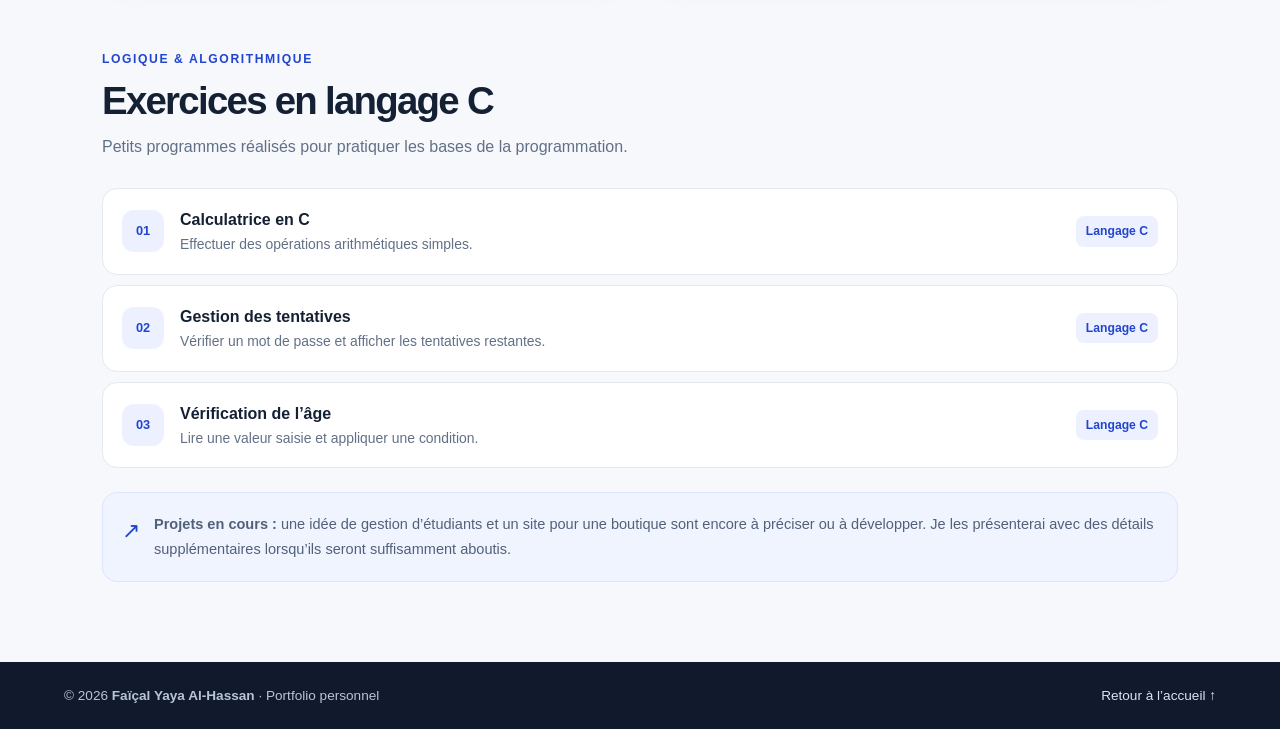
<file: projets.html>
<!DOCTYPE html><html lang="fr"><head><meta charset="UTF-8"><meta name="viewport" content="width=device-width, initial-scale=1.0"><meta name="theme-color" content="#101a2c"><meta name="description" content="Découvrez les projets de Faïçal : sites web, applications interactives et exercices de programmation en C."><title>Projets | Faïçal Yaya Al-Hassan</title><link rel="stylesheet" href="style.css"></head><body><header class="site-header">
  <a class="brand" href="index.html" aria-label="Faïçal, accueil"><span class="brand-mark">F</span><span>Faïçal Yaya Al-Hassan<small>Portfolio personnel</small></span></a>
  <nav aria-label="Navigation principale">
    <a href="index.html" >Accueil</a><a href="apropos.html" >À propos</a><a href="competences.html" >Compétences</a><a href="projets.html" class="active" aria-current="page">Projets</a><a href="contact.html" >Contact</a>
  </nav>
</header><main class="page-main"><section class="page-hero"><span class="eyebrow">Apprendre en construisant</span><h1>Mes <span>projets.</span></h1><p>Une sélection de réalisations et d’exercices qui illustrent mon parcours en informatique.</p><div class="project-summary"><span><b>06+</b> projets présentés</span><span><b>03</b> domaines explorés</span></div></section>
<section class="content-width projects-section"><div class="section-heading align-left"><span class="section-kicker">Sélection</span><h2>Projets web</h2><p>Des pages et petites applications développées pour apprendre et pratiquer.</p></div><div class="projects-grid">
<article class="project-card project-featured"><div class="project-art art-club"><span class="art-label">WEB / MULTI-PAGES</span><div class="mock-window"><i></i><i></i><i></i><div class="mock-lines"></div><div class="mock-blocks"><b></b><b></b><b></b></div></div></div><div class="project-body"><div class="tag-row"><span class="tag">HTML</span><span class="tag">CSS</span></div><h3>Site du Club Informatique</h3><p>Site vitrine multi-pages conçu pour présenter un club informatique, avec une mise en page adaptée aux différents écrans.</p><a href="https://club-info-garoua.netlify.app" class="text-link" target="_blank" rel="noopener noreferrer">Visiter le site <span>↗</span></a></div></article>
<article class="project-card"><div class="project-art art-calc"><span class="calc-symbol">＋<br>− × ÷</span><span class="art-label">APPLICATION INTERACTIVE</span></div><div class="project-body"><div class="tag-row"><span class="tag">HTML</span><span class="tag">CSS</span><span class="tag">JavaScript</span></div><h3>Calculatrice interactive</h3><p>Une petite application permettant d’effectuer des opérations arithmétiques dans le navigateur.</p><a href="calculatrice.html" class="text-link">Tester le projet <span>→</span></a></div></article>
<article class="project-card"><div class="project-art art-birthday"><span class="birthday-symbol">✦</span><span class="art-label">CARTE INTERACTIVE</span></div><div class="project-body"><div class="tag-row"><span class="tag">HTML</span><span class="tag">CSS</span><span class="tag">JavaScript</span></div><h3>Carte d’anniversaire</h3><p>Une carte interactive comprenant un calendrier et un compte à rebours.</p><a href="anniversaire.html" class="text-link">Découvrir la carte <span>→</span></a></div></article>
<article class="project-card"><div class="project-art art-portfolio"><span class="portfolio-symbol">&lt;F/&gt;</span><span class="art-label">SITE PERSONNEL</span></div><div class="project-body"><div class="tag-row"><span class="tag">HTML</span><span class="tag">CSS</span></div><h3>Mon portfolio</h3><p>Un site personnel pour présenter mon parcours, mes compétences et mes réalisations.</p><a href="index.html" class="text-link">Revenir à l’accueil <span>→</span></a></div></article>
</div><div class="section-heading align-left coding-heading"><span class="section-kicker">Logique & algorithmique</span><h2>Exercices en langage C</h2><p>Petits programmes réalisés pour pratiquer les bases de la programmation.</p></div><div class="code-projects"><article><span class="code-icon">01</span><div><h3>Calculatrice en C</h3><p>Effectuer des opérations arithmétiques simples.</p></div><span class="tag">Langage C</span></article><article><span class="code-icon">02</span><div><h3>Gestion des tentatives</h3><p>Vérifier un mot de passe et afficher les tentatives restantes.</p></div><span class="tag">Langage C</span></article><article><span class="code-icon">03</span><div><h3>Vérification de l’âge</h3><p>Lire une valeur saisie et appliquer une condition.</p></div><span class="tag">Langage C</span></article></div><div class="project-note"><span class="note-icon">↗</span><p><strong>Projets en cours :</strong> une idée de gestion d’étudiants et un site pour une boutique sont encore à préciser ou à développer. Je les présenterai avec des détails supplémentaires lorsqu’ils seront suffisamment aboutis.</p></div></section></main><footer class="site-footer"><p>© 2026 <strong>Faïçal Yaya Al-Hassan</strong> · Portfolio personnel</p><a href="index.html">Retour à l’accueil ↑</a></footer></body></html>
</file>
<file: style.css>
/* Portfolio de Faïçal — design moderne, responsive et accessible */
:root{
  color-scheme:light;
  --ink:#142033;--muted:#627086;--paper:#f6f8fc;--surface:#fff;
  --navy:#101a2c;--blue:#315cf5;--blue-dark:#2145cf;--cyan:#58d5d0;
  --line:#e3e9f2;--shadow:0 18px 50px rgba(20,32,51,.09);--radius:22px;
}
*{box-sizing:border-box;margin:0;padding:0}
html{scroll-behavior:smooth;scroll-padding-top:100px}
body{min-height:100vh;display:flex;flex-direction:column;background:var(--paper);color:var(--ink);font-family:Inter,"Segoe UI",Arial,sans-serif;line-height:1.7}
img{display:block;max-width:100%}
a{color:inherit}
a:focus-visible,button:focus-visible{outline:3px solid #f3b83f;outline-offset:4px}
::selection{background:#d8e2ff;color:var(--navy)}
main{flex:1}
header{position:sticky;top:0;z-index:20;display:flex;align-items:center;justify-content:space-between;gap:24px;padding:15px clamp(18px,5vw,76px);background:rgba(16,26,44,.96);backdrop-filter:blur(14px);color:#fff;border-bottom:1px solid rgba(255,255,255,.09)}
header h1{font-size:1.12rem;letter-spacing:-.03em;white-space:nowrap}
header h1::before{content:"F";display:inline-grid;place-items:center;width:34px;height:34px;margin-right:10px;border-radius:11px;background:linear-gradient(135deg,var(--blue),var(--cyan));color:white;font-size:1rem}
nav{display:flex;align-items:center;justify-content:flex-end;flex-wrap:wrap;gap:5px}
nav a{padding:9px 13px;border-radius:10px;text-decoration:none;color:#c8d2e2;font-size:.92rem;font-weight:650;transition:background .2s,color .2s}
nav a:hover,nav a.active{background:rgba(255,255,255,.1);color:#fff}
.btn{display:inline-flex;align-items:center;justify-content:center;gap:8px;min-height:46px;padding:11px 19px;border:1px solid transparent;border-radius:12px;background:var(--blue);color:#fff;text-decoration:none;font-weight:750;box-shadow:0 8px 20px rgba(49,92,245,.2);transition:transform .2s,background .2s,box-shadow .2s}
.btn:hover{transform:translateY(-2px);background:var(--blue-dark);box-shadow:0 12px 24px rgba(49,92,245,.25)}
.btn.btn-secondary{background:#fff;color:var(--ink);border-color:var(--line);box-shadow:none}
.btn.btn-secondary:hover{background:#edf2ff}
.hero{position:relative;isolation:isolate;overflow:hidden;display:grid;grid-template-columns:minmax(0,1.15fr) minmax(280px,.85fr);align-items:center;gap:clamp(36px,7vw,100px);min-height:calc(100vh - 75px);padding:clamp(55px,9vw,120px) clamp(22px,9vw,140px);background:radial-gradient(ellipse at 80% 15%,rgba(88,213,208,.16),transparent 32%),radial-gradient(ellipse at 10% 90%,rgba(49,92,245,.2),transparent 35%),var(--navy);color:white}
.hero::before{content:"";position:absolute;z-index:-1;width:380px;height:380px;right:-160px;bottom:-180px;border:1px solid rgba(255,255,255,.12);border-radius:50%;box-shadow:0 0 0 45px rgba(255,255,255,.025),0 0 0 90px rgba(255,255,255,.02)}
.hero-copy{max-width:720px}
.eyebrow{display:inline-flex;align-items:center;gap:9px;margin-bottom:22px;color:#a7eee8;font-size:.82rem;font-weight:800;letter-spacing:.13em;text-transform:uppercase}
.eyebrow::before{content:"";width:24px;height:2px;background:var(--cyan)}
.hero h2{max-width:750px;margin-bottom:22px;font-size:clamp(2.6rem,6.2vw,5.3rem);line-height:1.04;letter-spacing:-.065em}
.hero h2 span{color:var(--cyan)}
.hero p{max-width:600px;color:#c5d0e0;font-size:clamp(1rem,1.5vw,1.16rem)}
.hero-actions{display:flex;flex-wrap:wrap;gap:12px;margin-top:32px}
.hero .btn-secondary{background:transparent;color:#fff;border-color:rgba(255,255,255,.28)}
.hero .btn-secondary:hover{background:rgba(255,255,255,.1)}
.hero-note{display:flex;flex-wrap:wrap;gap:18px;margin-top:34px;color:#b8c5d8;font-size:.9rem}
.hero-note span::before{content:"✓";margin-right:8px;color:var(--cyan);font-weight:900}
.hero-visual{position:relative;justify-self:center;width:min(100%,360px)}
.hero-visual::before{content:"";position:absolute;inset:-17px 22px 22px -17px;border:1px solid rgba(88,213,208,.45);border-radius:30px;transform:rotate(-5deg)}
.hero img{position:relative;width:100%;aspect-ratio:4/5;object-fit:cover;object-position:center 20%;border:5px solid rgba(255,255,255,.9);border-radius:27px;box-shadow:0 25px 75px rgba(0,0,0,.35)}
.hero-badge{position:absolute;right:-20px;bottom:24px;padding:14px 17px;border:1px solid rgba(255,255,255,.65);border-radius:15px;background:#fff;color:var(--ink);box-shadow:var(--shadow);font-size:.88rem;font-weight:800}
.hero-badge small{display:block;color:var(--muted);font-size:.75rem;font-weight:600}
/* Page sections */
.apropos,.competences,.projets,.contact{width:min(1120px,100%);margin:0 auto;padding:clamp(45px,7vw,86px) 22px}
.apropos{display:grid;grid-template-columns:minmax(240px,.8fr) minmax(0,1.2fr);align-items:center;gap:clamp(32px,6vw,80px)}
.apropos-image img{width:100%;max-width:370px;aspect-ratio:4/5;margin:auto;object-fit:cover;object-position:center 20%;border-radius:var(--radius);box-shadow:var(--shadow)}
.apropos-contenu h2,.competences>h2,.projets>h2,.contact>h2{margin-bottom:16px;font-size:clamp(2rem,4vw,3rem);line-height:1.15;letter-spacing:-.045em}
.apropos-contenu p,.contact-intro{margin:0 0 16px;color:var(--muted)}
.apropos-contenu h3{margin:28px 0 10px;color:var(--blue-dark);font-size:1.15rem}
.apropos-contenu ul{padding-left:22px;color:var(--muted)}
.apropos-contenu li{margin:6px 0}
.competences>h2,.projets>h2,.contact>h2{text-align:center}
.competences>h2::after,.projets>h2::after,.contact>h2::after{content:"";display:block;width:58px;height:4px;margin:15px auto 0;border-radius:10px;background:linear-gradient(90deg,var(--blue),var(--cyan))}
.conteneur{display:grid;grid-template-columns:repeat(auto-fit,minmax(min(100%,250px),1fr));gap:20px;margin-top:38px}
.carte,.carte-projet,.contact-carte{border:1px solid var(--line);border-radius:18px;background:var(--surface);box-shadow:0 8px 28px rgba(20,32,51,.045);transition:transform .2s,border-color .2s,box-shadow .2s}
.carte{padding:25px}
.carte:hover,.carte-projet:hover,.contact-carte:hover{transform:translateY(-5px);border-color:#c9d5ff;box-shadow:var(--shadow)}
.carte h3,.carte-projet h3{margin:9px 0;font-size:1.16rem;letter-spacing:-.02em}
.carte p,.carte-projet p{color:var(--muted);font-size:.96rem}
.barre{height:7px;margin-top:18px;overflow:hidden;border-radius:20px;background:#e9edf5}
.progression{height:100%;border-radius:inherit;background:linear-gradient(90deg,var(--blue),var(--cyan))}
.carte span{display:block;margin-top:9px;color:var(--blue-dark);font-size:.84rem;font-weight:800}
.niv-html{width:85%}.niv-css{width:65%}.niv-c{width:60%}.niv-mysql{width:40%}.niv-reseau{width:30%}.niv-php{width:30%}
.projets .groupe{margin:38px 0 15px;font-size:1.3rem;letter-spacing:-.02em}
.conteneur-projets{display:grid;grid-template-columns:repeat(auto-fit,minmax(min(100%,265px),1fr));gap:18px}
.carte-projet{display:flex;flex-direction:column;align-items:flex-start;padding:23px}
.carte-projet p{flex:1;margin-bottom:20px}
.carte-projet .btn{margin-top:6px;min-height:40px;padding:8px 14px;font-size:.9rem}
.tag{display:inline-flex;align-items:center;padding:5px 10px;border-radius:8px;background:#edf1ff;color:var(--blue-dark);font-size:.76rem;font-weight:800}
.tag-encours{background:#fff4d8;color:#895d00}
.contact{text-align:center;max-width:850px}
.contact-intro{margin:22px auto 34px;max-width:600px}
.contact-liste{display:grid;grid-template-columns:repeat(auto-fit,minmax(min(100%,260px),1fr));gap:15px;text-align:left}
.contact-carte{display:flex;flex-direction:column;gap:4px;padding:22px;text-decoration:none;overflow-wrap:anywhere}
.contact-type{color:var(--blue-dark);font-size:.8rem;font-weight:850;letter-spacing:.08em;text-transform:uppercase}
.contact-valeur{font-weight:700}
footer{padding:22px;text-align:center;background:var(--navy);color:#b8c5d8;font-size:.88rem}
/* Standalone calculator page compatibility */
body:has(.calculator){background:#0a0a0f}
@media(max-width:800px){header{align-items:flex-start;flex-direction:column;gap:10px;padding:13px 20px}nav{justify-content:flex-start;gap:3px}nav a{padding:8px 10px;font-size:.86rem}.hero{grid-template-columns:1fr;min-height:auto;text-align:center;padding:68px 24px 80px}.hero-copy{margin:auto}.hero .eyebrow,.hero-actions,.hero-note{justify-content:center}.hero-visual{width:min(68%,300px);margin-top:15px}.hero h2{font-size:clamp(2.55rem,9vw,4.3rem)}.apropos{grid-template-columns:1fr}.apropos-image img{max-width:300px}.apropos-contenu{max-width:680px;margin:auto}}
@media(max-width:480px){header h1{font-size:1rem}nav{width:100%}nav a{font-size:.8rem;padding:7px 8px}.hero{padding:52px 20px 68px}.hero h2{font-size:2.65rem}.hero-actions{flex-direction:column}.hero-actions .btn{width:100%}.hero-visual{width:76%}.hero-badge{right:-12px}.apropos,.competences,.projets,.contact{padding:42px 17px}.carte,.carte-projet{padding:20px}}
@media(prefers-reduced-motion:reduce){*,*::before,*::after{scroll-behavior:auto!important;transition:none!important;animation:none!important}}


/* === Pages secondaires : identité visuelle unifiée === */
.site-header{position:sticky;top:0;z-index:20;display:flex;align-items:center;justify-content:space-between;gap:22px;padding:13px clamp(18px,5vw,76px);background:rgba(16,26,44,.97);backdrop-filter:blur(14px);color:#fff;border-bottom:1px solid rgba(255,255,255,.09)}
.site-header .brand{display:flex;align-items:center;gap:11px;text-decoration:none;font-weight:800;line-height:1.2;white-space:nowrap}.brand-mark{display:grid;place-items:center;width:40px;height:40px;border-radius:13px;background:linear-gradient(135deg,var(--blue),var(--cyan));font-size:1.2rem}.site-header .brand small{display:block;margin-top:4px;color:#aab8cc;font-size:.7rem;font-weight:500;letter-spacing:.04em}.site-header nav{display:flex;align-items:center;justify-content:flex-end;flex-wrap:wrap;gap:5px}.site-header nav a{padding:9px 13px;border-radius:10px;text-decoration:none;color:#c8d2e2;font-size:.9rem;font-weight:650}.site-header nav a:hover,.site-header nav a.active{background:rgba(255,255,255,.12);color:#fff}
.page-main{flex:1}.page-hero{position:relative;overflow:hidden;padding:clamp(58px,8vw,96px) 22px clamp(62px,8vw,100px);text-align:center;background:radial-gradient(ellipse at 82% 10%,rgba(88,213,208,.14),transparent 28%),radial-gradient(ellipse at 12% 100%,rgba(49,92,245,.19),transparent 34%),var(--navy);color:#fff}.page-hero:after{content:"";position:absolute;width:300px;height:300px;right:-170px;bottom:-210px;border:1px solid rgba(255,255,255,.12);border-radius:50%;box-shadow:0 0 0 35px rgba(255,255,255,.025),0 0 0 70px rgba(255,255,255,.02)}.page-hero h1{position:relative;z-index:1;margin:0 auto 17px;font-size:clamp(2.5rem,6vw,4.6rem);line-height:1.05;letter-spacing:-.06em}.page-hero h1 span{color:var(--cyan)}.page-hero>p{position:relative;z-index:1;max-width:670px;margin:0 auto;color:#c5d0e0;font-size:1.08rem}.page-hero .eyebrow{margin-bottom:18px}.content-width{width:min(1120px,100%);margin:0 auto;padding-left:22px;padding-right:22px}.section-kicker{display:inline-block;margin-bottom:9px;color:var(--blue-dark);font-size:.76rem;font-weight:850;letter-spacing:.13em;text-transform:uppercase}.section-heading{margin-bottom:28px;text-align:center}.section-heading h2,.about-copy h2,.learning-banner h2,.contact-panel h2{margin-bottom:10px;font-size:clamp(1.7rem,3vw,2.45rem);line-height:1.15;letter-spacing:-.045em}.section-heading p{color:var(--muted)}.align-left{text-align:left}
.about-layout{display:grid;grid-template-columns:minmax(240px,.82fr) minmax(0,1.18fr);gap:clamp(35px,7vw,86px);align-items:center;padding-top:72px;padding-bottom:72px}.about-photo-wrap{position:relative;max-width:390px;margin:auto}.about-photo{width:100%;aspect-ratio:4/5;object-fit:cover;object-position:center 20%;border-radius:26px;box-shadow:var(--shadow)}.photo-caption{position:absolute;right:-16px;bottom:22px;padding:13px 16px;border:1px solid var(--line);border-radius:13px;background:white;box-shadow:var(--shadow);font-size:.82rem;font-weight:750}.status-dot{display:inline-block;width:8px;height:8px;margin-right:7px;border-radius:50%;background:#23b981}.about-copy>p{margin:0 0 15px;color:var(--muted)}.about-facts{display:grid;grid-template-columns:repeat(3,1fr);gap:10px;margin:25px 0}.about-facts div{padding:15px 12px;border:1px solid var(--line);border-radius:14px;background:#fff}.about-facts strong{display:block;color:var(--blue-dark);font-size:1.25rem}.about-facts span{color:var(--muted);font-size:.78rem}.values-section{padding-top:22px;padding-bottom:80px}.feature-grid{display:grid;grid-template-columns:repeat(3,1fr);gap:18px}.feature-card{padding:25px;border:1px solid var(--line);border-radius:18px;background:#fff;box-shadow:0 8px 28px rgba(20,32,51,.04)}.feature-number{display:inline-grid;place-items:center;width:40px;height:40px;margin-bottom:17px;border-radius:12px;background:#edf1ff;color:var(--blue-dark);font-size:.8rem;font-weight:850}.feature-card h3{margin-bottom:9px}.feature-card p{color:var(--muted);font-size:.94rem}
.skills-section{padding-top:65px;padding-bottom:80px}.skills-grid{display:grid;grid-template-columns:repeat(3,minmax(0,1fr));gap:18px}.skill-card{padding:23px;border:1px solid var(--line);border-radius:18px;background:#fff;box-shadow:0 8px 28px rgba(20,32,51,.04);transition:transform .2s,box-shadow .2s}.skill-card:hover{transform:translateY(-4px);box-shadow:var(--shadow)}.skill-top{display:flex;align-items:center;justify-content:space-between;gap:10px;margin-bottom:19px}.skill-icon{display:grid;place-items:center;min-width:42px;height:42px;padding:0 8px;border-radius:12px;background:#edf1ff;color:var(--blue-dark);font-weight:850}.skill-level{padding:5px 8px;border-radius:7px;font-size:.7rem;font-weight:800}.level-practice{background:#e2f8ef;color:#16744f}.level-progress{background:#eaf0ff;color:#3153b9}.level-start{background:#fff2d8;color:#895d00}.skill-card h3{margin-bottom:7px;font-size:1.17rem}.skill-card p{min-height:52px;color:var(--muted);font-size:.92rem}.skill-track{height:7px;margin-top:20px;overflow:hidden;border-radius:10px;background:#e9edf5}.skill-track span{display:block;height:100%;border-radius:inherit;background:linear-gradient(90deg,var(--blue),var(--cyan))}.skill-foot{display:flex;justify-content:space-between;gap:8px;margin-top:9px;color:var(--muted);font-size:.75rem}.learning-banner{display:flex;align-items:center;justify-content:space-between;gap:25px;margin-top:32px;padding:30px;border-radius:20px;background:linear-gradient(120deg,#101a2c,#1e3560);color:white}.learning-banner .section-kicker{color:var(--cyan)}.learning-banner p{max-width:590px;color:#c5d0e0}.learning-banner .btn{white-space:nowrap}
.projects-section{padding-top:65px;padding-bottom:80px}.project-summary{display:flex;justify-content:center;gap:30px;margin-top:29px;color:#d1d9e7;font-size:.88rem}.project-summary b{margin-right:5px;color:var(--cyan);font-size:1.1rem}.projects-grid{display:grid;grid-template-columns:repeat(2,minmax(0,1fr));gap:22px}.project-card{overflow:hidden;border:1px solid var(--line);border-radius:20px;background:#fff;box-shadow:0 8px 28px rgba(20,32,51,.045);transition:transform .2s,box-shadow .2s}.project-card:hover{transform:translateY(-5px);box-shadow:var(--shadow)}.project-art{position:relative;display:flex;align-items:center;justify-content:center;min-height:190px;overflow:hidden;background:var(--navy);color:#fff}.art-label{position:absolute;left:18px;top:17px;color:#b7c5da;font-size:.68rem;font-weight:850;letter-spacing:.13em}.art-club{background:radial-gradient(circle at 80% 15%,rgba(88,213,208,.25),transparent 30%),linear-gradient(135deg,#101a2c,#213b70)}.mock-window{width:62%;padding:13px;border:1px solid rgba(255,255,255,.35);border-radius:12px;background:rgba(255,255,255,.09);box-shadow:0 15px 40px #0003}.mock-window i{display:inline-block;width:6px;height:6px;margin-right:4px;border-radius:50%;background:#a8eee7}.mock-lines{width:72%;height:12px;margin:20px 0 13px;border-radius:4px;background:#d9e5ff}.mock-blocks{display:flex;gap:8px}.mock-blocks b{height:42px;flex:1;border-radius:6px;background:rgba(88,213,208,.6)}.mock-blocks b:nth-child(2){background:rgba(255,255,255,.23)}.art-calc{background:linear-gradient(135deg,#111827,#253f73)}.calc-symbol{font-size:3.2rem;font-weight:800;line-height:1.1;color:var(--cyan);text-align:center;letter-spacing:.1em}.art-birthday{background:radial-gradient(circle at 50% 45%,#4b3b86,#171d3b 72%)}.birthday-symbol{font-size:5rem;color:#f5d58b;text-shadow:0 0 30px #f5d58b55}.art-portfolio{background:linear-gradient(135deg,#183c54,#101a2c)}.portfolio-symbol{font-size:3.5rem;font-weight:850;letter-spacing:-.08em;color:var(--cyan)}.project-body{padding:23px}.tag-row{display:flex;flex-wrap:wrap;gap:7px;margin-bottom:12px}.project-body h3{margin-bottom:9px;font-size:1.25rem;letter-spacing:-.025em}.project-body p{min-height:60px;margin-bottom:16px;color:var(--muted);font-size:.94rem}.text-link{display:inline-flex;align-items:center;gap:8px;color:var(--blue-dark);font-weight:800;text-decoration:none}.text-link:hover{text-decoration:underline}.text-link span{transition:transform .2s}.text-link:hover span{transform:translate(3px,-2px)}.coding-heading{margin-top:64px}.code-projects{display:grid;gap:10px}.code-projects article{display:flex;align-items:center;gap:16px;padding:17px 19px;border:1px solid var(--line);border-radius:15px;background:#fff}.code-icon{display:grid;place-items:center;flex:0 0 42px;height:42px;border-radius:12px;background:#edf1ff;color:var(--blue-dark);font-size:.8rem;font-weight:850}.code-projects article div{flex:1}.code-projects h3{font-size:1rem}.code-projects p{color:var(--muted);font-size:.87rem}.project-note{display:flex;align-items:flex-start;gap:14px;margin-top:24px;padding:19px;border:1px solid #dce5ff;border-radius:15px;background:#f0f4ff;color:#52617a}.project-note p{font-size:.91rem}.note-icon{color:var(--blue-dark);font-size:1.4rem}.contact-section{padding-top:65px;padding-bottom:80px}.contact-panel{display:grid;grid-template-columns:.8fr 1.2fr;gap:35px;padding:clamp(22px,4vw,42px);border:1px solid var(--line);border-radius:24px;background:#fff;box-shadow:var(--shadow)}.contact-panel-copy{position:relative;overflow:hidden;padding:15px 5px}.contact-panel-copy p{max-width:330px;color:var(--muted)}.contact-decoration{position:absolute;bottom:-100px;left:-15px;color:#eef1ff;font-size:15rem;line-height:1}.contact-cards{display:grid;gap:12px}.contact-card{position:relative;display:flex;align-items:center;gap:13px;min-width:0;padding:16px;border:1px solid var(--line);border-radius:15px;text-decoration:none;transition:border-color .2s,transform .2s,background .2s}.contact-card:hover{transform:translateX(3px);border-color:#c9d5ff;background:#f9faff}.contact-icon{display:grid;place-items:center;flex:0 0 43px;height:43px;border-radius:12px;background:#edf1ff;color:var(--blue-dark);font-size:.86rem;font-weight:900}.contact-card-text{display:flex;flex:1;flex-direction:column;min-width:0}.contact-card-text small{color:var(--muted);font-size:.75rem}.contact-card-text strong{font-size:.98rem}.contact-card-text em{overflow-wrap:anywhere;color:var(--muted);font-size:.82rem;font-style:normal}.contact-arrow{color:var(--blue-dark);font-weight:900}.contact-footnote{margin-top:22px;text-align:center;color:var(--muted);font-size:.9rem}.site-footer{display:flex;align-items:center;justify-content:space-between;gap:16px;padding:22px clamp(18px,5vw,76px);background:var(--navy);color:#b8c5d8;font-size:.85rem}.site-footer a{color:#d9e3f2;text-decoration:none}.site-footer a:hover{color:var(--cyan)}
@media(max-width:850px){.site-header{align-items:flex-start;flex-direction:column;gap:12px}.site-header nav{justify-content:flex-start}.about-layout{grid-template-columns:1fr}.about-photo{max-width:330px}.about-copy{max-width:700px;margin:auto}.skills-grid{grid-template-columns:repeat(2,minmax(0,1fr))}.feature-grid{grid-template-columns:1fr}.contact-panel{grid-template-columns:1fr}.contact-decoration{left:auto;right:0;bottom:-120px}.learning-banner{align-items:flex-start;flex-direction:column}}
@media(max-width:560px){.site-header .brand{font-size:.9rem}.site-header nav{gap:2px}.site-header nav a{padding:7px 8px;font-size:.78rem}.page-hero{padding:52px 18px 62px}.page-hero>p{font-size:.98rem}.about-layout{padding-top:45px;padding-bottom:50px}.photo-caption{right:-5px;font-size:.72rem}.about-facts{gap:7px}.about-facts div{padding:12px 8px}.about-facts span{font-size:.68rem}.values-section,.skills-section,.projects-section,.contact-section{padding-top:45px;padding-bottom:55px}.skills-grid,.projects-grid{grid-template-columns:1fr}.skill-card p,.project-body p{min-height:0}.project-summary{gap:15px;font-size:.78rem}.code-projects article{align-items:flex-start;flex-wrap:wrap}.code-projects article div{min-width:calc(100% - 70px)}.code-projects article>.tag{margin-left:58px}.contact-panel{padding:20px}.site-footer{align-items:flex-start;flex-direction:column}.learning-banner{padding:23px}.learning-banner .btn{width:100%}}
</file>
